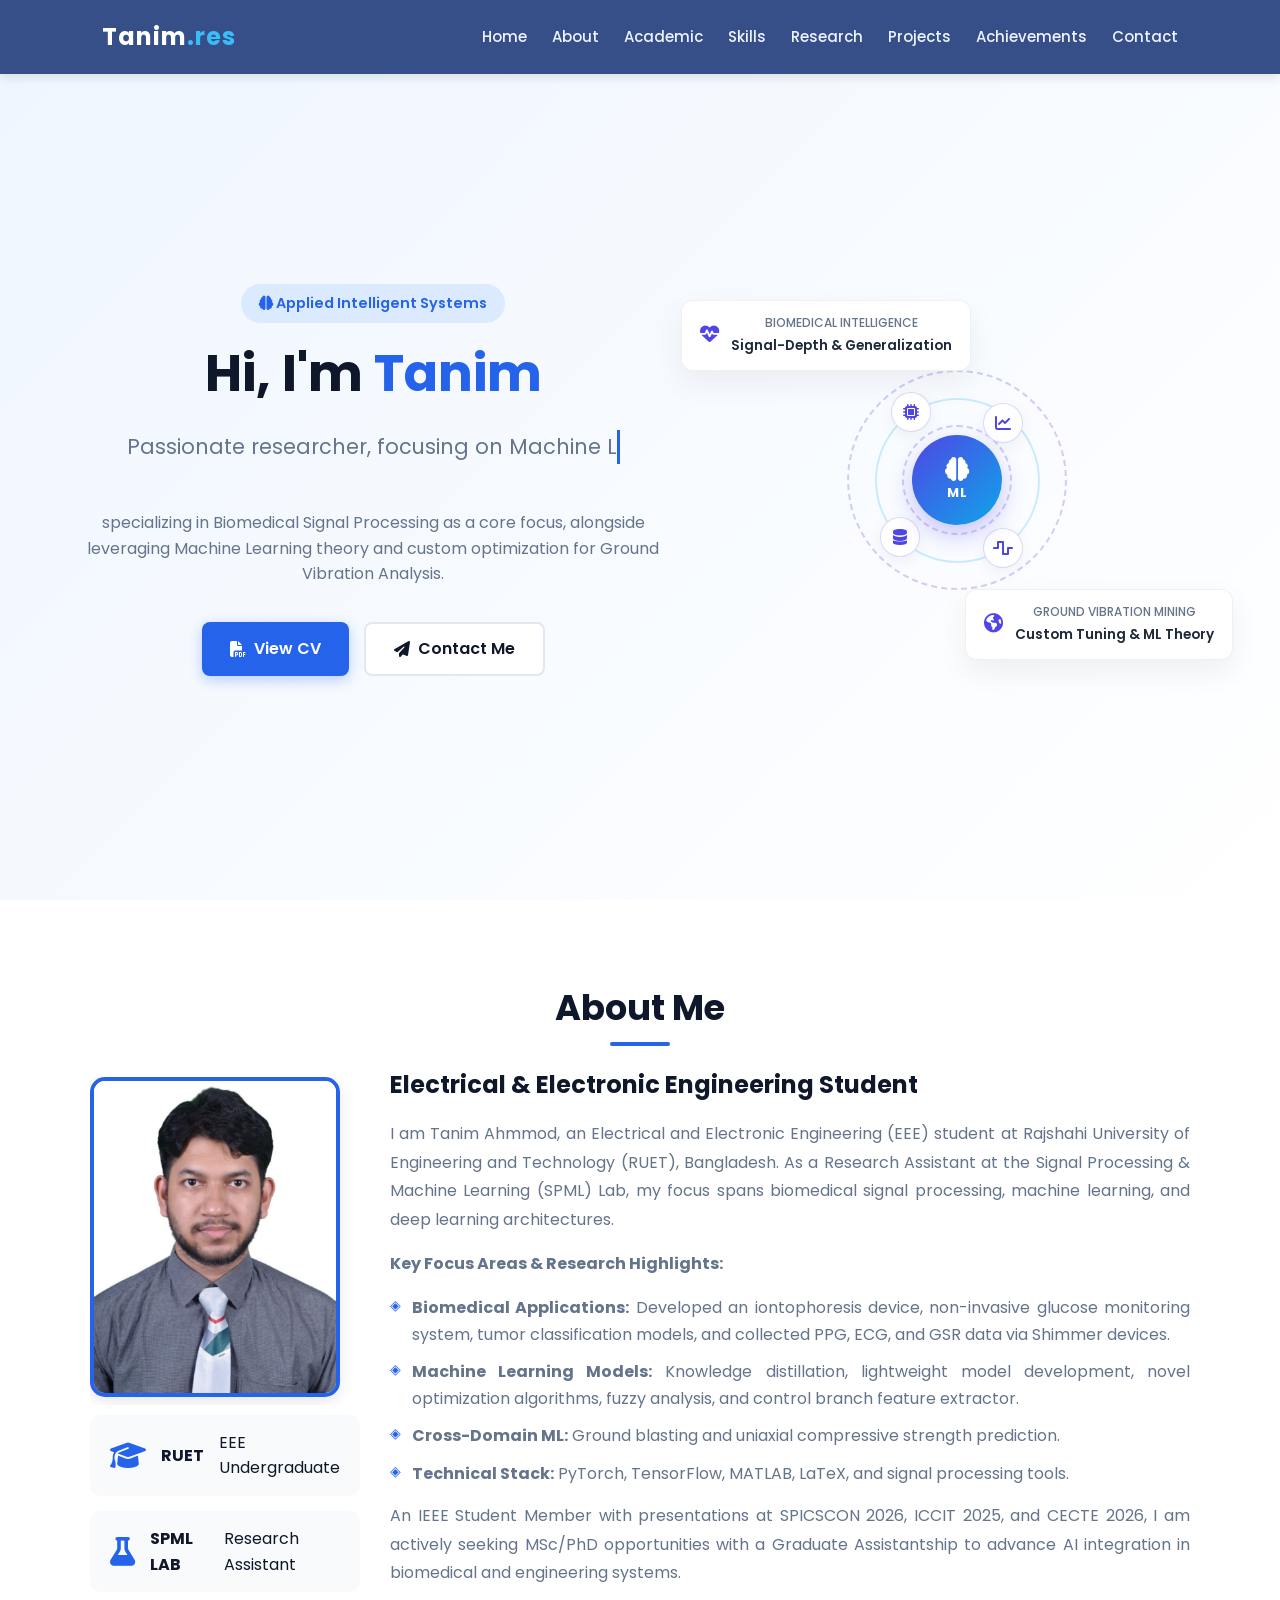
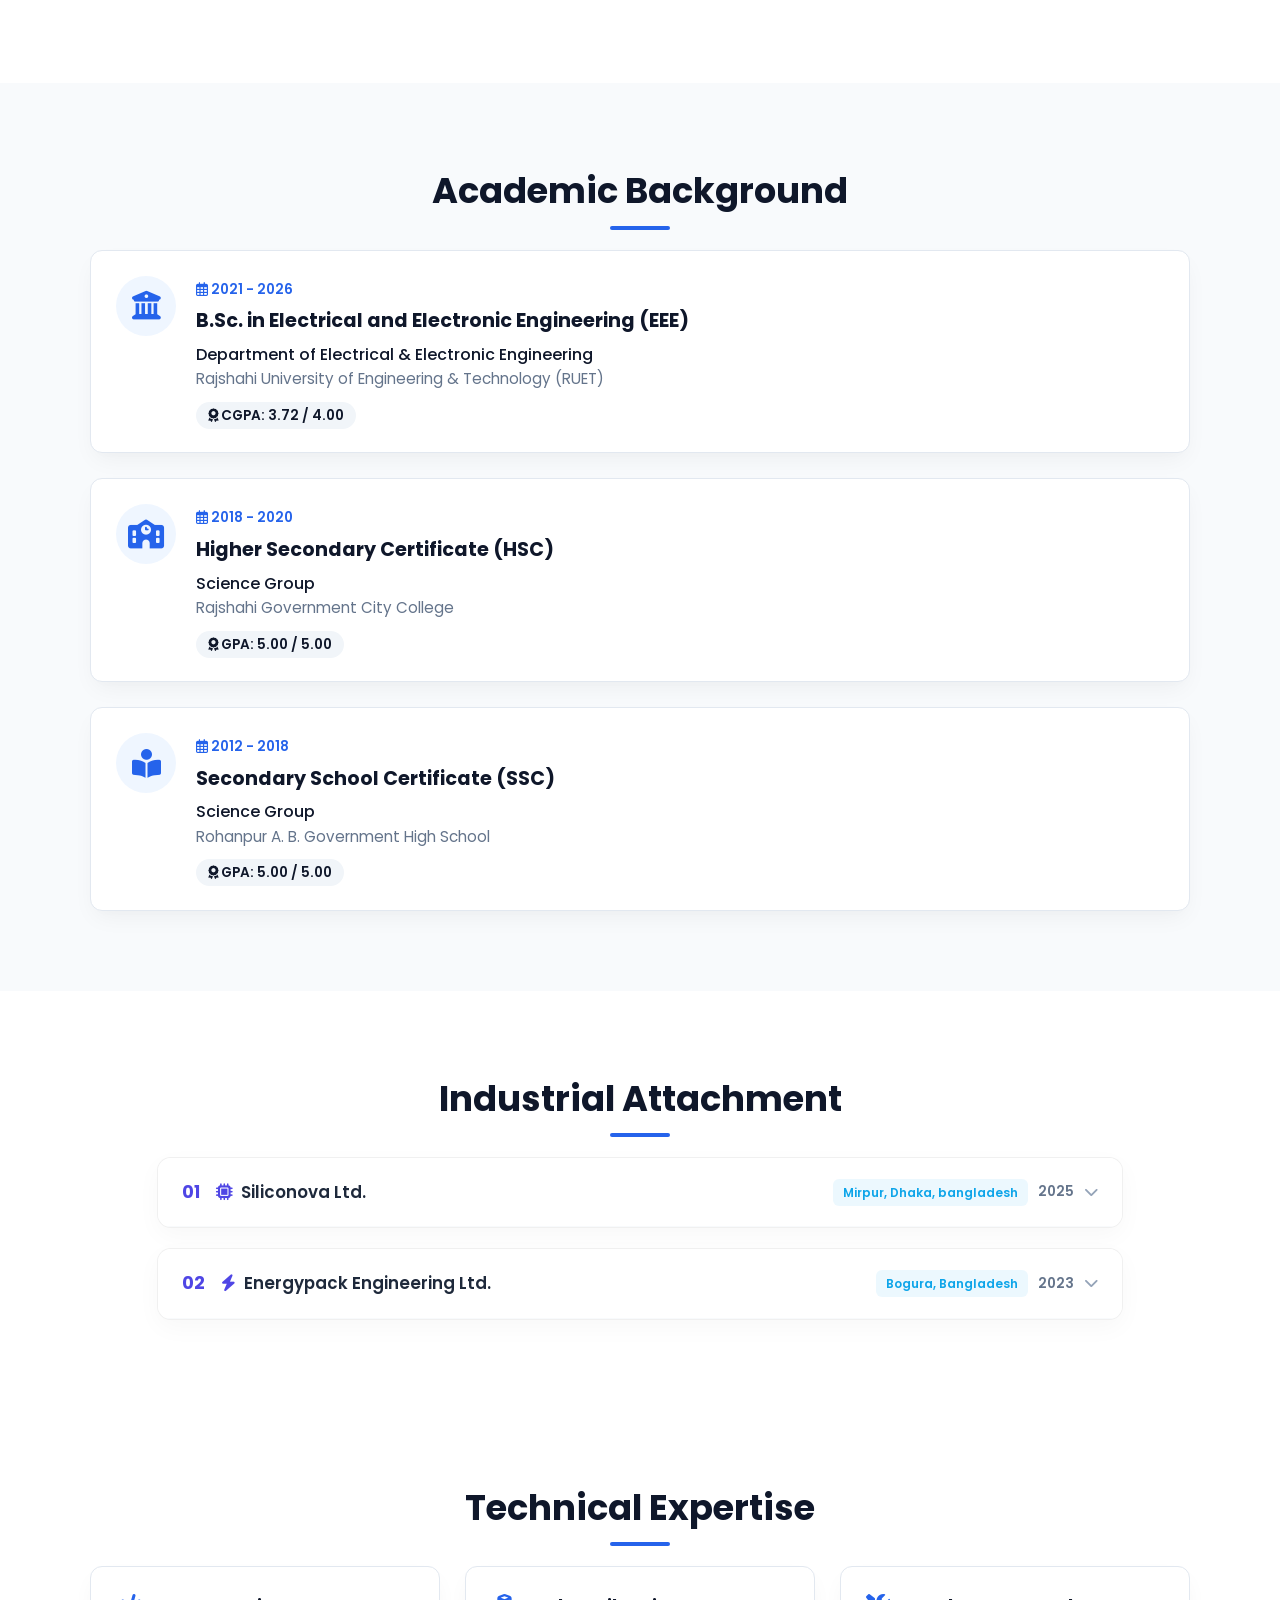
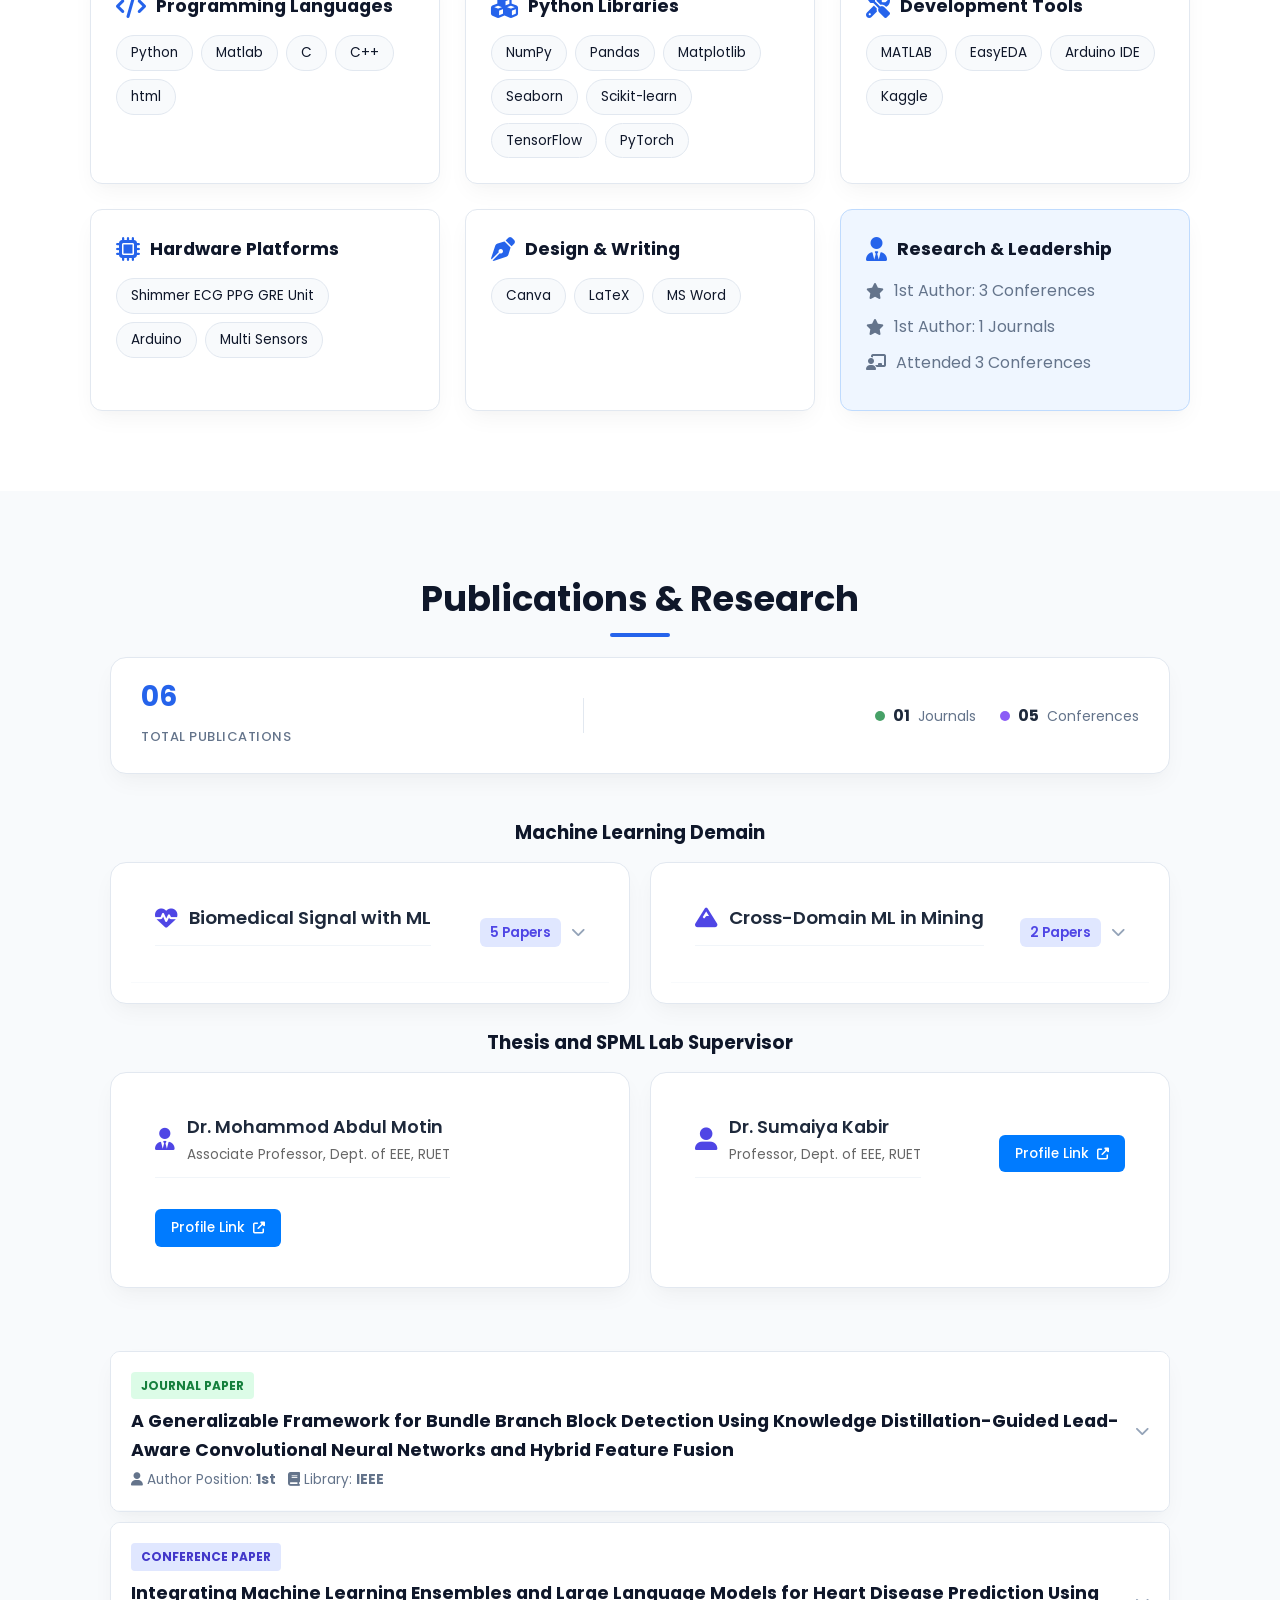
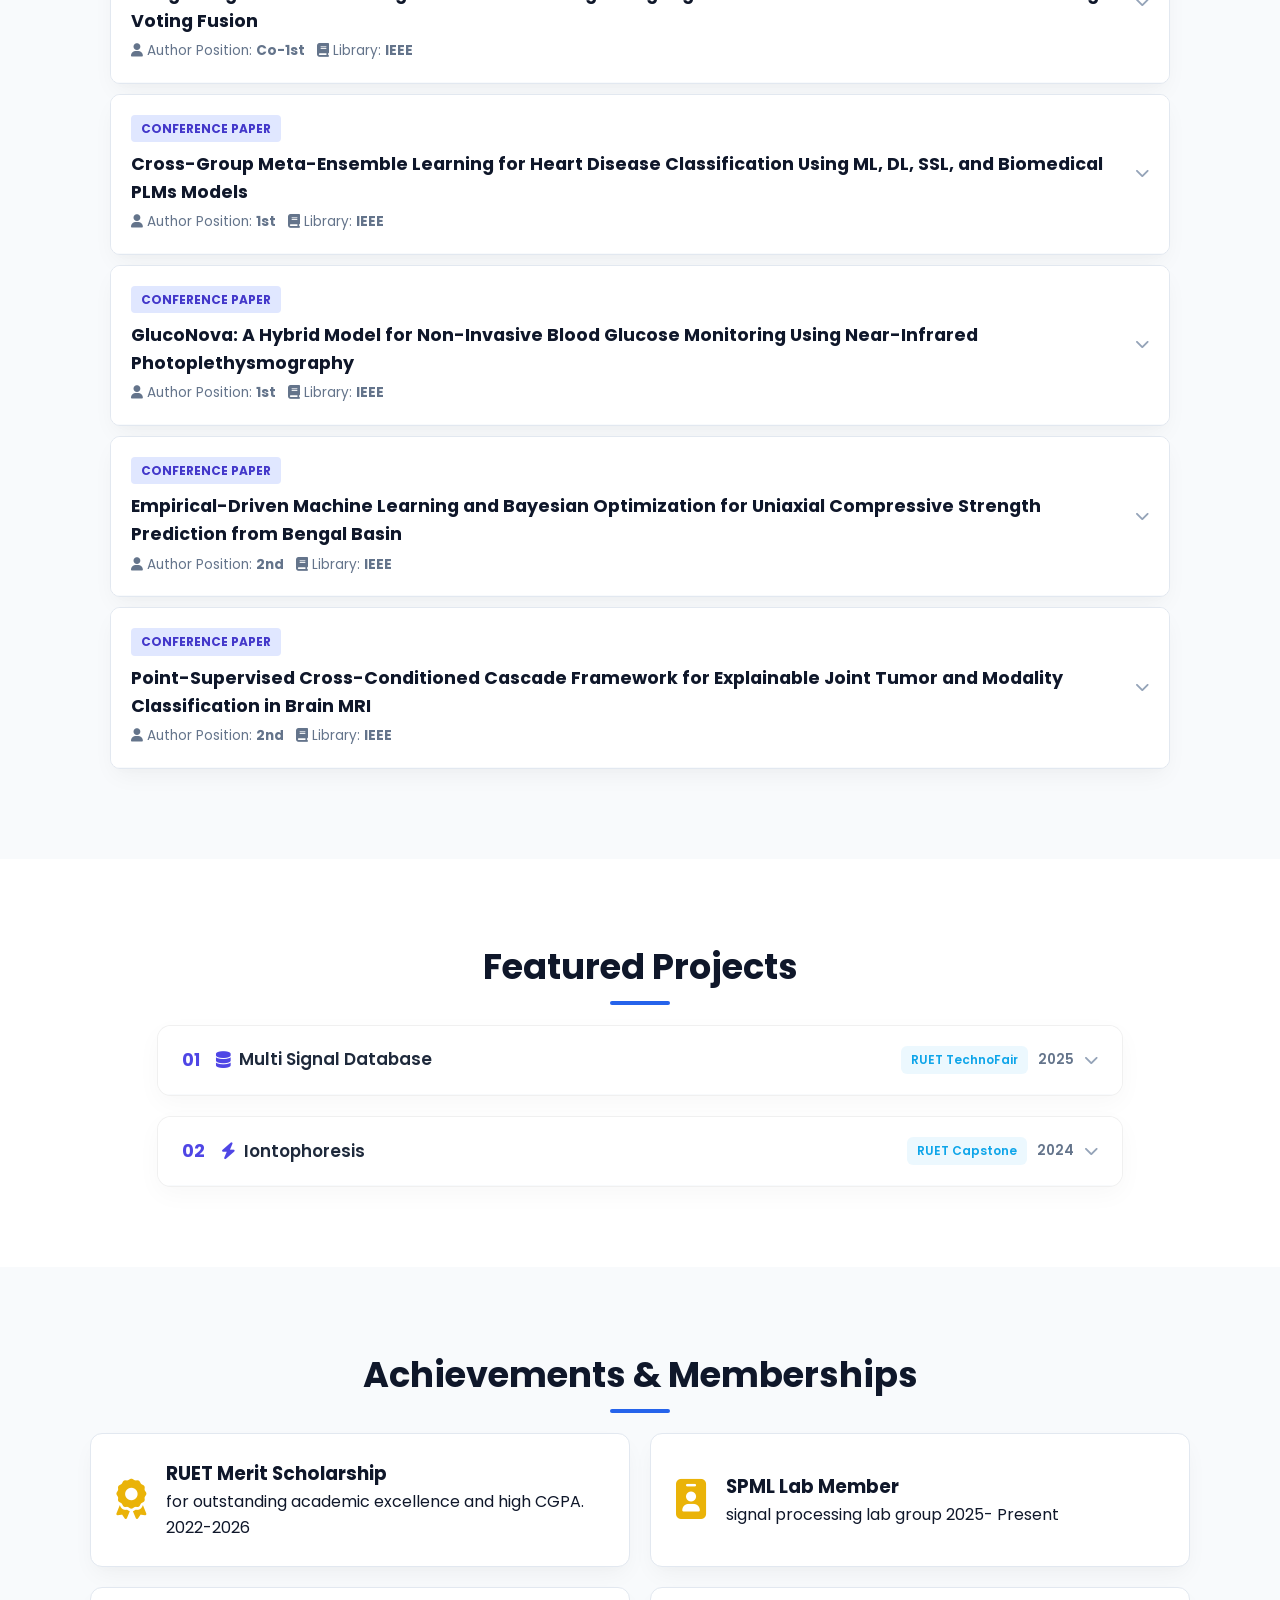
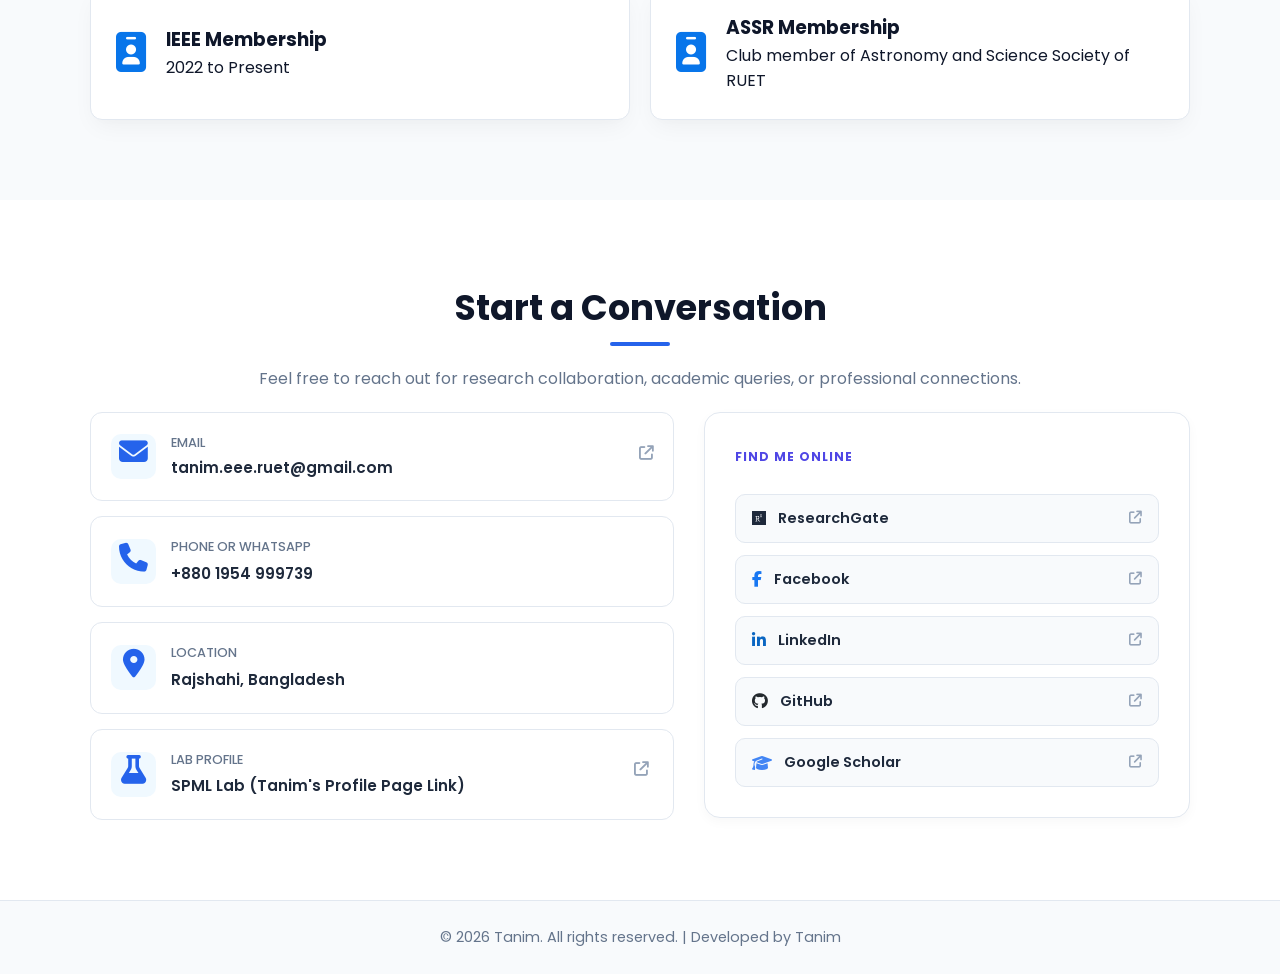
<file: index.html>
<!DOCTYPE html>
<html lang="en">

<head>
    <meta charset="UTF-8">
    <meta name="viewport" content="width=device-width, initial-scale=1.0">
    <title>Tanim Ahmmod</title>
    <!-- Font Awesome Icons -->
    <link rel="stylesheet" href="https://cdnjs.cloudflare.com/ajax/libs/font-awesome/6.4.0/css/all.min.css">
    <!-- Google Fonts -->
    <link href="https://fonts.googleapis.com/css2?family=Poppins:wght@300;400;500;600;700&display=swap"
        rel="stylesheet">
    <!-- CSS File -->
    <link rel="stylesheet" href="style.css">
</head>

<body>

    <!-- Navigation Bar -->
    <nav class="navbar">
        <div class="logo">Tanim<span>.res</span></div>
        <ul class="nav-links">
            <li><a href="#home">Home</a></li>
            <li><a href="#about">About</a></li>
            <li><a href="#academic">Academic</a></li>

            <li><a href="#skills">Skills</a></li>
            <li><a href="#research">Research</a></li>
            <li><a href="#projects">Projects</a></li>
            <li><a href="#achievements">Achievements</a></li>
            <li><a href="#contact">Contact</a></li>
        </ul>
        <div class="menu-toggle" id="mobile-menu">
            <i class="fas fa-bars"></i>
        </div>
    </nav>

    <!-- Hero / Home Section -->
    <section id="home" class="hero-section">
        <div class="hero-container">

            <!-- LEFT SIDE (Text Content) -->
            <div class="hero-content">
                <span class="badge"><i class="fas fa-brain"></i> Applied Intelligent Systems</span>
                <h1>Hi, I'm <span class="highlight">Tanim</span></h1>
                <h2 class="typing-container">
                    <span id="typing-text"></span><span class="cursor">&nbsp;</span>
                </h2>
                <p class="hero-subtext">
                    specializing in Biomedical Signal Processing as a core focus, alongside leveraging Machine Learning
                    theory and custom optimization for Ground Vibration Analysis.
                </p>

                <div class="hero-btns">
                    <a href="Tanim_Ahmmod_CV.pdf" target="_blank" class="btn btn-primary">
                        <i class="fas fa-file-pdf"></i> View CV
                    </a>
                    <a href="#contact" class="btn btn-secondary">
                        <i class="fas fa-paper-plane"></i> Contact Me
                    </a>

                </div>
            </div>

            <!-- RIGHT SIDE (Research Orb & Graphics) -->
            <div class="hero-visual">

                <!-- Research Orb -->
                <div class="research-orb">
                    <div class="orb-ring ring-one"></div>
                    <div class="orb-ring ring-two"></div>
                    <div class="orb-ring ring-three"></div>

                    <div class="orb-center">
                        <i class="fa-solid fa-brain"></i>
                        <span>ML</span>
                    </div>

                    <!-- Floating Nodes -->
                    <div class="floating-node node-one">
                        <i class="fa-solid fa-microchip"></i>
                    </div>
                    <div class="floating-node node-two">
                        <i class="fa-solid fa-chart-line"></i>
                    </div>
                    <div class="floating-node node-three">
                        <i class="fa-solid fa-database"></i>
                    </div>
                    <div class="floating-node node-four">
                        <i class="fa-solid fa-wave-square"></i>
                    </div>
                </div>

                <!-- Floating Biomedical Signal Analysis Card -->
                <div class="floating-card research-card">
                    <div class="publication-number"><i class="fa-solid fa-heart-pulse"></i></div>
                    <div>
                        <span>Biomedical Intelligence</span>
                        <strong>Signal-Depth & Generalization</strong>
                    </div>
                </div>

                <!-- Floating Ground Vibration Mining Card -->
                <div class="floating-card mining">
                    <div class="publication-number"><i class="fa-solid fa-earth-americas"></i></div>
                    <div>
                        <span>Ground Vibration Mining</span>
                        <strong>Custom Tuning & ML Theory</strong>
                    </div>
                </div>

            </div>

        </div>
    </section>

    <!-- About Me Section -->
    <section id="about" class="section">
        <div class="container">
            <h2 class="section-title">About Me</h2>
            <div class="about-grid">
                <!-- Left Side: Image and Cards Container -->
                <div class="about-left-column">
                    <div class="about-img-box">
                        <img src="tanim.jpg" alt="Tanim" class="profile-img">
                    </div>
                    <div class="about-highlights">
                        <div class="highlight-card">
                            <i class="fas fa-graduation-cap"></i>
                            <h4>RUET</h4>
                            <p>EEE Undergraduate</p>
                        </div>
                        <div class="highlight-card">
                            <i class="fas fa-flask"></i>
                            <h4>SPML LAB</h4>
                            <p>Research Assistant</p>
                        </div>
                    </div>
                </div>

                <!-- Right Side: Text Content -->
                <div class="about-content">
                    <h3>Electrical & Electronic Engineering Student</h3>
                    <p>
                        I am Tanim Ahmmod, an Electrical and Electronic Engineering (EEE) student at Rajshahi University
                        of Engineering and Technology (RUET), Bangladesh. As a Research Assistant at the Signal
                        Processing & Machine Learning (SPML) Lab, my focus spans biomedical signal processing, machine
                        learning, and deep learning architectures.
                    </p>

                    <p><strong>Key Focus Areas & Research Highlights:</strong></p>
                    <ul class="about-list">
                        <li><strong>Biomedical Applications:</strong> Developed an iontophoresis device, non-invasive
                            glucose monitoring system, tumor classification models, and collected PPG, ECG, and GSR data
                            via Shimmer devices.</li>
                        <li><strong>Machine Learning Models:</strong> Knowledge distillation, lightweight model
                            development, novel optimization algorithms, fuzzy analysis, and control branch feature
                            extractor.</li>
                        <li><strong>Cross-Domain ML:</strong> Ground blasting and uniaxial compressive strength
                            prediction.</li>
                        <li><strong>Technical Stack:</strong> PyTorch, TensorFlow, MATLAB, LaTeX, and signal processing
                            tools.</li>
                    </ul>

                    <p>
                        An IEEE Student Member with presentations at SPICSCON 2026, ICCIT 2025, and CECTE 2026, I am
                        actively seeking MSc/PhD opportunities with a Graduate Assistantship to advance AI integration
                        in biomedical and engineering systems.
                    </p>
                </div>
            </div>
        </div>
    </section>

    <!-- Academic Background -->
    <section id="academic" class="section bg-light">
        <div class="container">
            <h2 class="section-title">Academic Background</h2>
            <div class="timeline">

                <!-- B.Sc -->
                <div class="timeline-card">
                    <div class="timeline-icon"><i class="fas fa-university"></i></div>
                    <div class="timeline-content">
                        <span class="timeline-year"><i class="far fa-calendar-alt"></i> 2021 - 2026</span>
                        <h3>B.Sc. in Electrical and Electronic Engineering (EEE)</h3>
                        <p class="dept">Department of Electrical & Electronic Engineering</p>
                        <p class="inst">Rajshahi University of Engineering & Technology (RUET)</p>
                        <span class="gpa-badge"><i class="fas fa-award"></i> CGPA: 3.72 / 4.00</span>
                    </div>
                </div>

                <!-- HSC -->
                <div class="timeline-card">
                    <div class="timeline-icon"><i class="fas fa-school"></i></div>
                    <div class="timeline-content">
                        <span class="timeline-year"><i class="far fa-calendar-alt"></i> 2018 - 2020</span>
                        <h3>Higher Secondary Certificate (HSC)</h3>
                        <p class="dept">Science Group</p>
                        <p class="inst">Rajshahi Government City College</p>
                        <span class="gpa-badge"><i class="fas fa-award"></i> GPA: 5.00 / 5.00</span>
                    </div>
                </div>

                <!-- SSC -->
                <div class="timeline-card">
                    <div class="timeline-icon"><i class="fas fa-book-reader"></i></div>
                    <div class="timeline-content">
                        <span class="timeline-year"><i class="far fa-calendar-alt"></i> 2012 - 2018</span>
                        <h3>Secondary School Certificate (SSC)</h3>
                        <p class="dept">Science Group</p>
                        <p class="inst">Rohanpur A. B. Government High School</p>
                        <span class="gpa-badge"><i class="fas fa-award"></i> GPA: 5.00 / 5.00</span>
                    </div>
                </div>

            </div>
        </div>
    </section>

    <!-- Industrial Attachment Section -->
    <section id="attachment" class="section">
        <div class="container">
            <h2 class="section-title">Industrial Attachment</h2>

            <!-- JavaScript দিয়ে ডাইনামিক্যালি রেন্ডার হবে -->
            <div class="projects-vertical-list" id="attachment-container"></div>
        </div>
    </section>

    <!-- Technical Expertise & Skills Section -->
    <section id="skills" class="section">
        <div class="container">
            <h2 class="section-title">Technical Expertise</h2>

            <!-- JavaScript দিয়ে ডাইনামিক্যালি রেন্ডার হবে -->
            <div class="skills-grid" id="skills-container"></div>
        </div>
    </section>

    <!-- Research Papers & Publications -->
    <section id="research" class="section bg-light">
        <div class="container">
            <h2 class="section-title">Publications & Research</h2>

            <!-- Research Counter Stats & Detailed Breakdown -->
            <div class="research-stats-wrapper">

                <!-- Main Summary Bar -->
                <div class="stats-main-card">
                    <div class="stat-highlight">
                        <span class="main-num">06</span>
                        <span class="main-label">Total Publications</span>
                    </div>
                    <div class="stat-divider"></div>
                    <div class="stat-split-info">
                        <div class="split-item">
                            <span class="badge-dot journal"></span>
                            <strong>01</strong> Journals
                        </div>
                        <div class="split-item">
                            <span class="badge-dot conference"></span>
                            <strong>05</strong> Conferences
                        </div>
                    </div>
                </div>
                <h3 class="middle">Machine Learning Demain</h3>
                <!-- Detailed Domain & Authorship Breakdown Grid -->
                <div class="stats-breakdown-grid">

                    <!-- 1. Biomedical Signal Processing Card -->
                    <div class="project-accordion-item breakdown-card">
                        <div class="project-header" onclick="toggleBothCards(this)">
                            <div class="card-header-icon">
                                <i class="fas fa-heartbeat"></i>
                                <h3>Biomedical Signal with ML</h3>
                            </div>
                            <div class="project-meta">
                                <span class="domain-total-badge">5 Papers</span>
                                <i class="fas fa-chevron-down toggle-icon"></i>
                            </div>
                        </div>

                        <!-- Sliding Details Panel -->
                        <div class="project-details-panel">
                            <div class="details-content-inner">
                                <div class="domain-content-block">
                                    <div class="category-row">
                                        <span class="cat-title"><i class="fas fa-book-open"></i> Journals (1)</span>
                                        <div class="author-tags">
                                            <span class="tag-chip first-author">1st Author: 01</span>
                                        </div>
                                    </div>
                                    <div class="category-row">
                                        <span class="cat-title"><i class="fas fa-chalkboard-teacher"></i> Conferences
                                            (4)</span>
                                        <div class="author-tags">
                                            <span class="tag-chip first-author">1st: 02</span>
                                            <span class="tag-chip co-author">Co-1st: 01</span>
                                            <span class="tag-chip second-author">2nd: 01</span>
                                        </div>
                                    </div>
                                </div>
                                <div class="project-desc choice-section">
                                    <strong>Core Focus: Why Biomedical Systems & Signals?</strong>
                                    <p>
                                        To develop rigorous proficiency in advanced biomedical signals like ECG and PPG
                                        alongside device-level applications, building deep proficiency in 2D feature
                                        extraction, model compactness, and cross-dataset generalization for reliable
                                        healthcare intelligence.
                                    </p>
                                </div>
                            </div>
                        </div>
                    </div>

                    <!-- 2. Ground Vibration Mining Card -->
                    <div class="project-accordion-item breakdown-card">
                        <div class="project-header" onclick="toggleBothCards(this)">
                            <div class="card-header-icon">
                                <i class="fas fa-mountain"></i>
                                <h3>Cross-Domain ML in Mining</h3>
                            </div>
                            <div class="project-meta">
                                <span class="domain-total-badge">2 Papers</span>
                                <i class="fas fa-chevron-down toggle-icon"></i>
                            </div>
                        </div>

                        <!-- Sliding Details Panel -->
                        <div class="project-details-panel">
                            <div class="details-content-inner">
                                <div class="domain-content-block">
                                    <div class="category-row">
                                        <span class="cat-title"><i class="fas fa-book-open"></i> Journals (1)</span>
                                        <div class="author-tags">
                                            <span class="tag-chip first-author">1st Author: 01</span>
                                        </div>
                                    </div>
                                    <div class="category-row">
                                        <span class="cat-title"><i class="fas fa-chalkboard-teacher"></i> Conferences
                                            (1)</span>
                                        <div class="author-tags">
                                            <span class="tag-chip second-author">2nd Author: 01</span>
                                        </div>
                                    </div>
                                </div>
                                <div class="project-desc choice-section">
                                    <strong>Secondary Focus: Cross-Domain ML in Mining Applications</strong>
                                    <p>
                                        To apply core mathematical analysis and fuzzy control logic across domains for
                                        feature extraction, while engineering custom algorithms for hyperparameter
                                        tuning and utilizing robust regression techniques like ElasticNet, OMP, and
                                        Huber regression.
                                    </p>
                                </div>
                            </div>
                        </div>
                    </div>

                </div>
                <h3 class="middle">Thesis and SPML Lab Supervisor</h3>

                <div class="stats-breakdown-grid">

                    <!-- 1. Dr. Mohammod Abdul Motin Card -->
                    <div class="project-accordion-item breakdown-card supervisor-card">
                        <div class="project-header supervisor-header">
                            <div class="card-header-icon">
                                <i class="fas fa-user-tie"></i>
                                <div class="supervisor-info">
                                    <h3>Dr. Mohammod Abdul Motin</h3>
                                    <p class="supervisor-rank">Associate Professor, Dept. of EEE, RUET</p>
                                </div>
                            </div>
                            <div class="supervisor-action">
                                <a href="https://drmamotin.vercel.app/pi" target="_blank" rel="noopener noreferrer"
                                    class="profile-btn">
                                    Profile Link <i class="fas fa-external-link-alt"></i>
                                </a>
                            </div>
                        </div>
                    </div>

                    <!-- 2. Dr. Sumaiya Kabir Card -->
                    <div class="project-accordion-item breakdown-card supervisor-card">
                        <div class="project-header supervisor-header">
                            <div class="card-header-icon">
                                <i class="fas fa-user-alt"></i>
                                <div class="supervisor-info">
                                    <h3>Dr. Sumaiya Kabir</h3>
                                    <p class="supervisor-rank">Professor, Dept. of EEE, RUET</p>
                                </div>
                            </div>
                            <div class="supervisor-action">
                                <a href="https://drmamotin.vercel.app/co-pi/dr-sumaiya-kabir" target="_blank"
                                    rel="noopener noreferrer" class="profile-btn">
                                    Profile Link <i class="fas fa-external-link-alt"></i>
                                </a>
                            </div>
                        </div>
                    </div>

                </div>

                <p class="description">
                </p>

                <!-- Accordion List for Papers -->
                <div class="research-list">

                    <!-- পেপার লিস্টগুলো dynamically রেন্ডার করার কন্টেইনার -->
                    <div id="papers-container">
                        <!-- JSON থেকে JavaScript এর মাধ্যমে পেপারগুলো এখানে লোড হবে -->
                    </div>



                    <!-- end paper -->
                </div>
            </div>
    </section>

    <!-- Projects Section -->
    <section id="projects" class="section">
        <div class="container">
            <h2 class="section-title">Featured Projects</h2>

            <!-- Dynamically populated via JavaScript -->
            <div class="projects-vertical-list" id="projects-container"></div>
        </div>
    </section>

    <!-- Achievements & Memberships Section -->
    <section id="achievements" class="section bg-light">
        <div class="container">
            <h2 class="section-title">Achievements & Memberships</h2>

            <div class="achievements-grid">
                <!-- Row 1: Gold Icons -->
                <div class="achievement-card">
                    <div class="achieve-icon"><i class="fas fa-award"></i></div>
                    <div class="achieve-text">
                        <h3>RUET Merit Scholarship</h3>
                        <p>for outstanding academic excellence and high CGPA. 2022-2026</p>
                    </div>
                </div>

                <div class="achievement-card">
                    <div class="achieve-icon"><i class="fas fa-id-badge"></i></div>
                    <div class="achieve-text">
                        <h3>SPML Lab Member</h3>
                        <p>signal processing lab group 2025- Present</p>
                    </div>
                </div>

                <!-- Row 2: Blue Icons -->
                <div class="achievement-card">
                    <div class="achieve-icon2"><i class="fas fa-id-badge"></i></div>
                    <div class="achieve-text">
                        <h3>IEEE Membership</h3>
                        <p>2022 to Present</p>
                    </div>
                </div>

                <div class="achievement-card">
                    <div class="achieve-icon2"><i class="fas fa-id-badge"></i></div>
                    <div class="achieve-text">
                        <h3>ASSR Membership</h3>
                        <p>Club member of Astronomy and Science Society of RUET</p>
                    </div>
                </div>
            </div>
        </div>
    </section>

    <!-- Start A Conversation / Contact -->
    <section id="contact" class="section">
        <div class="container">
            <h2 class="section-title">Start a Conversation</h2>
            <p class="contact-subtitle">Feel free to reach out for research collaboration, academic queries, or
                professional connections.</p>

            <div class="contact-grid-wrapper">

                <!-- Left: Contact Details -->
                <div class="contact-details">

                    <!-- Email -->
                    <div class="contact-item"
                        style="display: flex; align-items: center; justify-content: space-between; cursor: default;">
                        <div style="display: flex; align-items: center; gap: 15px;">
                            <div class="contact-item-icon">
                                <i class="fa-solid fa-envelope"></i>
                            </div>
                            <div>
                                <span>Email</span>
                                <strong
                                    style="display: block; user-select: text; -webkit-user-select: text;">tanim.eee.ruet@gmail.com</strong>
                            </div>
                        </div>

                        <a href="https://mail.google.com/mail/?view=cm&fs=1&to=tanim.eee.ruet@gmail.com" target="_blank"
                            rel="noopener noreferrer" style="text-decoration: none;">
                            <i class="fa-solid fa-arrow-up-right-from-square"
                                style="font-size: 0.9rem; color: #94a3b8; cursor: pointer;"></i>
                        </a>
                    </div>
                    <!-- Phone -->
                    <div class="contact-item" style="cursor: default;">
                        <div class="contact-item-icon">
                            <i class="fa-solid fa-phone"></i>
                        </div>
                        <div>
                            <span>Phone or WhatsApp</span>
                            <strong style="user-select: text; -webkit-user-select: text;">+880 1954 999739</strong>
                        </div>
                    </div>

                    <!-- Location -->
                    <div class="contact-item">
                        <div class="contact-item-icon">
                            <i class="fa-solid fa-location-dot"></i>
                        </div>
                        <div>
                            <span>Location</span>
                            <strong>Rajshahi, Bangladesh</strong>
                        </div>

                    </div>

                    <!-- Research Lab / Supervisor's Lab -->
                    <a href="https://drmamotin.vercel.app/lab/tanim-ahmmod" target="_blank" class="contact-item"
                        style="text-decoration: none; display: flex; align-items: center; justify-content: space-between;">
                        <div style="display: flex; align-items: center; gap: 15px;">
                            <div class="contact-item-icon">
                                <i class="fa-solid fa-flask"></i>
                            </div>
                            <div>
                                <span>Lab Profile</span>
                                <strong style="color: #1e293b;">SPML Lab (Tanim's Profile Page Link)</strong>
                            </div>



                        </div>
                        <!-- এক্সটার্নাল লিংক আইকন -->
                        <i class="fa-solid fa-arrow-up-right-from-square"
                            style="font-size: 0.9rem; color: #94a3b8; margin-right: 5px;"></i>
                    </a>


                </div>

                <!-- Right: Social Card -->
                <div class="contact-social-card">
                    <span class="social-card-label">FIND ME ONLINE</span>
                    <p>&nbsp;</p>

                    <div class="contact-social-grid">

                        <!-- ResearchGate -->
                        <a href="https://www.researchgate.net/profile/Tanim-Ahmmod?ev=hdr_xprf" target="_blank"
                            class="contact-social">
                            <div>
                                <i class="fab fa-researchgate"></i>
                                <span>ResearchGate</span>
                            </div>
                            <i class="fa-solid fa-arrow-up-right-from-square"></i>
                        </a>

                        <!-- Facebook -->
                        <a href="https://www.facebook.com/profile.php?id=61584938632497" target="_blank"
                            class="contact-social">
                            <div>
                                <i class="fab fa-facebook-f" style="color: #1877f2;"></i>
                                <span>Facebook</span>
                            </div>
                            <i class="fa-solid fa-arrow-up-right-from-square"></i>
                        </a>

                        <!-- LinkedIn -->
                        <a href="https://www.linkedin.com/in/tanim-ahmmod-601a54345/" target="_blank"
                            class="contact-social">
                            <div>
                                <i class="fab fa-linkedin-in" style="color: #0a66c2;"></i>
                                <span>LinkedIn</span>
                            </div>
                            <i class="fa-solid fa-arrow-up-right-from-square"></i>
                        </a>

                        <!-- GitHub -->
                        <a href="https://github.com/tanim4464-alt" target="_blank" class="contact-social">
                            <div>
                                <i class="fab fa-github" style="color: #24292e;"></i>
                                <span>GitHub</span>
                            </div>
                            <i class="fa-solid fa-arrow-up-right-from-square"></i>
                        </a>

                        <!-- Google Scholar -->
                        <a href="https://scholar.google.com/citations?user=15hKdDoAAAAJ&hl=en" target="_blank"
                            class="contact-social">
                            <div>
                                <i class="fas fa-graduation-cap" style="color: #4285f4;"></i>
                                <span>Google Scholar</span>
                            </div>
                            <i class="fa-solid fa-arrow-up-right-from-square"></i>
                        </a>



                    </div>
                </div>

            </div>
        </div>
    </section>

    <!-- Footer -->
    <footer>
        <p>&copy; 2026 Tanim. All rights reserved. | Developed by Tanim</p>
    </footer>

    <!-- Interactive Script (Typing, Papers & Projects Accordion) -->
    <script>
        document.addEventListener("DOMContentLoaded", function () {
            // ১. টাইপিং এফেক্ট (Typing Effect)
            const textToType = "Passionate researcher, focusing on Machine Learning and Deep Learning....";
            const typingElement = document.getElementById("typing-text");

            if (typingElement) {
                let index = 0;
                function typeWriter() {
                    if (index < textToType.length) {
                        typingElement.innerHTML += textToType.charAt(index);
                        index++;
                        setTimeout(typeWriter, 50);
                    }
                }
                typeWriter();
            }

            // ২. JSON থেকে পেপারস ডাটা ফেচ ও রেন্ডারিং
            loadPapers();

            // ৩. মোবাইল মেনু টগল
            const mobileMenu = document.getElementById('mobile-menu');
            const navLinks = document.querySelector('.nav-links');

            if (mobileMenu && navLinks) {
                mobileMenu.addEventListener('click', (event) => {
                    event.stopPropagation();
                    navLinks.classList.toggle('active');
                });
            }

            // ৪. ব্যাকগ্রাউন্ড বা বাইরে ক্লিক করলে মেনু/মোডাল হাইড হওয়া
            window.addEventListener('click', function (event) {
                const modal = document.getElementById('paperModal');
                if (modal && event.target === modal) {
                    closePaperModal();
                }

                if (navLinks && navLinks.classList.contains('active')) {
                    const isClickInsideMenu = navLinks.contains(event.target);
                    const isClickOnBtn = mobileMenu ? mobileMenu.contains(event.target) : false;

                    if (!isClickInsideMenu && !isClickOnBtn) {
                        navLinks.classList.remove('active');
                    }
                }
            });

            // ৫. লিঙ্কড ব্রেকডাউন কার্ডের ডিটেইলসে ক্লিক
            const breakdownPanels = document.querySelectorAll('.breakdown-card .project-details-panel');
            breakdownPanels.forEach(panel => {
                panel.addEventListener('click', function (event) {
                    if (event.target.tagName === 'A' || event.target.tagName === 'BUTTON') return;
                    toggleBothCards(this);
                });
            });

            // ৬. সাধারণ পেপার, প্রজেক্ট ইত্যাদিতে বাইরে ক্লিক করলে ক্লোজ হওয়া
            document.addEventListener('click', function (event) {
                if (event.target.tagName === 'A' || event.target.tagName === 'BUTTON') return;

                const detailsPanel = event.target.closest('.paper-details, .project-details, .project-details-panel');

                if (detailsPanel && !detailsPanel.closest('.breakdown-card')) {
                    const parentContainer = detailsPanel.parentElement;
                    if (parentContainer && parentContainer.classList.contains('active')) {
                        parentContainer.classList.remove('active');

                        if (detailsPanel.style.maxHeight) {
                            detailsPanel.style.maxHeight = null;
                        }
                    }
                }
            });
        });

        // Modal Functions
        function openPaperModal() {
            const modal = document.getElementById('paperModal');
            if (modal) {
                modal.classList.add('active');
                document.body.style.overflow = 'hidden';
            }
        }

        function closePaperModal() {
            const modal = document.getElementById('paperModal');
            if (modal) {
                modal.classList.remove('active');
                document.body.style.overflow = 'auto';
            }
        }

        // Accordion Functions
        function togglePaper(headerElement) {
            const paperCard = headerElement.parentElement;
            if (paperCard) {
                paperCard.classList.toggle('active');
            }
        }

        function toggleProject(headerElement) {
            const projectItem = headerElement.parentElement;
            if (projectItem) {
                projectItem.classList.toggle('active');
            }
        }

        function toggleBothCards(headerElement) {
            const cards = document.querySelectorAll('.breakdown-card');
            if (cards.length === 0) return;

            const isCurrentlyActive = cards[0].classList.contains('active');

            cards.forEach(card => {
                const detailsPanel = card.querySelector('.project-details-panel');
                const icon = card.querySelector('.toggle-icon');

                if (!isCurrentlyActive) {
                    card.classList.add('active');
                    if (detailsPanel) detailsPanel.style.maxHeight = detailsPanel.scrollHeight + "px";
                    if (icon) icon.style.transform = 'rotate(180deg)';
                } else {
                    card.classList.remove('active');
                    if (detailsPanel) detailsPanel.style.maxHeight = null;
                    if (icon) icon.style.transform = 'rotate(0deg)';
                }
            });
        }

        // JSON Load Function
        async function loadPapers() {
            const container = document.getElementById('papers-container');
            if (!container) return;

            try {
                const response = await fetch('papers/papers.json');
                if (!response.ok) throw new Error('Network response was not ok');
                const papers = await response.json();

                container.innerHTML = papers.map(paper => renderPaperCard(paper)).join('');
            } catch (error) {
                console.error('Error loading papers:', error);
                container.innerHTML = '<p style="color: red;">Failed to load papers data.</p>';
            }
        }

        // Card Renderer Template
        function renderPaperCard(paper) {
            const tagClass = paper.type === 'journal' ? 'journal-tag' : 'conf-tag';

            // Formatting Authors String with underline & asterisk
            const authorsFormatted = paper.authors.map(author => {
                let nameStr = author.isPrimary ? `<u>${author.name}</u>` : author.name;
                if (author.isCoFirst) nameStr += '<sup>*</sup>';
                return nameStr;
            }).join(', ');

            // Formatting Status Icon & Class
            let statusClass = 'review';
            let statusIcon = 'fa-spinner fa-spin';
            if (paper.status === 'accepted' || paper.status === 'published') {
                statusClass = 'accepted';
                statusIcon = 'fa-check-circle';
            }

            // Image HTML (If exists)
            const imageHtml = paper.image ? `
        <div class="architecture-img-container" style="margin: 15px 0; text-align: center;">
            <img src="${paper.image}" alt="Proposed Architecture" style="border: none; outline: none; max-width: 100%; height: auto; display: block; margin: 0 auto;">
        </div>
    ` : '';

            // Keywords HTML
            const keywordsHtml = paper.keywords.map(kw => `<span>${kw}</span>`).join('');

            // Links HTML
            const linksHtml = paper.links.map(link => `
        <a href="${link.url}" target="_blank" class="read-btn" ${link.bg ? `style="background-color: ${link.bg};"` : ''}>
            <i class="${link.icon}"></i> ${link.label}
        </a>
    `).join('');

            return `
        <div class="paper-card">
            <div class="paper-header" onclick="togglePaper(this)">
                <div class="paper-main-info">
                    <span class="paper-type ${tagClass}">${paper.paperTypeLabel}</span>
                    <h3 class="paper-title">${paper.title}</h3>
                    <p class="author-pos">
                        <i class="fas fa-user"></i> Author Position: <strong>${paper.authorPosition}</strong>
                        &nbsp; <i class="fas fa-book"></i> Library: <strong>${paper.library}</strong>
                    </p>
                </div>
                <div class="toggle-icon"><i class="fas fa-chevron-down"></i></div>
            </div>

            <div class="paper-details">
                <div class="paper-inner">
                    <p class="authors"><strong>Authors:</strong> ${authorsFormatted}</p>

                    <div class="paper-meta">
                        <span class="status ${statusClass}"><i class="fas ${statusIcon}"></i> ${paper.statusText}</span>
                        <span class="divider">|</span>
                        <span class="venue">${paper.venue}</span>
                        <span class="divider">|</span>
                        <span class="year">${paper.year}</span>
                    </div>

                    ${imageHtml}

                    <p class="description">${paper.description}</p>

                    <div class="paper-footer" style="margin-top: 10px; display: flex; gap: 10px; flex-wrap: wrap;">
                        <div class="keywords" style="flex-grow: 1;">
                            ${keywordsHtml}
                        </div>
                        <div class="paper-actions" style="display: flex; gap: 8px;">
                            ${linksHtml}
                        </div>
                    </div>
                </div>
            </div>
        </div>
    `;
        }

        document.addEventListener("DOMContentLoaded", () => {
            fetchProjects();
        });

        // JSON data fetch and render logic
        async function fetchProjects() {
            try {
                const response = await fetch("projects/projects.json");
                const projects = await response.json();
                renderProjects(projects);
            } catch (error) {
                console.error("Error loading project data:", error);
            }
        }
        function renderProjects(projects) {
            const container = document.getElementById("projects-container");
            container.innerHTML = ""; // Clear existing content

            projects.forEach((project) => {
                const tagsHTML = project.tags.map(tag => `<span>${tag}</span>`).join("");

                // ১. ছবি থাকলে ইমেজের HTML তৈরি হবে, না থাকলে একদম খালি থাকবে
                const imageHTML = project.image && project.image.trim() !== ""
                    ? `<div class="project-image-box">
                    <img src="${project.project_image || project.image}" alt="${project.title} Project Image">
               </div>`
                    : "";

                const projectHTML = `
            <div class="project-accordion-item">
                <div class="project-header" onclick="toggleProject(this)">
                    <div class="project-title-area">
                        <span class="project-number">${project.id}</span>
                        <h3><i class="${project.icon}"></i> ${project.title}</h3>
                    </div>
                    <div class="project-meta">
                        <span class="event-badge">${project.eventBadge}</span>
                        <span class="project-year">${project.year}</span>
                        <i class="fas fa-chevron-down toggle-icon"></i>
                    </div>
                </div>

                <div class="project-details-panel">
                    <div class="details-content-inner">
                        <div class="project-info-text">
                            <p class="submission-info"><strong>Submitted to:</strong> ${project.submissionInfo}</p>
                            <p class="project-desc">${project.description}</p>
                            <div class="tags">
                                ${tagsHTML}
                            </div>
                        </div>
                        
                        <!-- ২. ছবি থাকলে লেআউটে দেখাবে, না থাকলে শো করবে না -->
                        ${imageHTML}
                    </div>
                </div>
            </div>
        `;
                container.insertAdjacentHTML("beforeend", projectHTML);
            });
        }
        // Accordion toggle behavior
        function toggleProject(headerElement) {
            const accordionItem = headerElement.parentElement;
            accordionItem.classList.toggle("active");
        }

        document.addEventListener("DOMContentLoaded", () => {
            fetchAttachments();
        });

        // JSON ডেটা ফেচ এবং রেন্ডার করার ফাংশন
        async function fetchAttachments() {
            try {
                const response = await fetch("attachment/attachment.json");
                const attachments = await response.json();
                renderAttachments(attachments);
            } catch (error) {
                console.error("Error loading attachment data:", error);
            }
        }

        function renderAttachments(attachments) {
            const container = document.getElementById("attachment-container");
            container.innerHTML = ""; // আগের কনটেন্ট ক্লিয়ার করা

            attachments.forEach((item) => {
                const tagsHTML = item.tags.map(tag => `<span>${tag}</span>`).join("");

                // ১. ছবি থাকলে ইমেজের HTML তৈরি হবে, না থাকলে একদম খালি থাকবে
                const imageHTML = item.image && item.image.trim() !== ""
                    ? `<div class="project-image-box">
                    <img src="${item.image}" alt="${item.title} Image">
               </div>`
                    : "";

                const attachmentHTML = `
            <div class="project-accordion-item">
                <div class="project-header" onclick="toggleProject(this)">
                    <div class="project-title-area">
                        <span class="project-number">${item.id}</span>
                        <h3><i class="${item.icon}"></i> ${item.title}</h3>
                    </div>
                    <div class="project-meta">
                        <span class="event-badge">${item.eventBadge}</span>
                        <span class="project-year">${item.year}</span>
                        <i class="fas fa-chevron-down toggle-icon"></i>
                    </div>
                </div>

                <div class="project-details-panel">
                    <div class="details-content-inner">
                        <div class="project-info-text">
                            <p class="submission-info"><strong>Duration:</strong> ${item.duration}</p>
                            <p class="project-desc">${item.description}</p>
                            <div class="tags">
                                ${tagsHTML}
                            </div>
                        </div>
                        
                        <!-- ২. ছবি থাকলে দেখাবে, না থাকলে লেআউটে কোনো ফাঁকা বক্স থাকবে না -->
                        ${imageHTML}
                    </div>
                </div>
            </div>
        `;
                container.insertAdjacentHTML("beforeend", attachmentHTML);
            });
        }
        const container = document.getElementById("attachment-container");
        container.innerHTML = ""; // আগের কনটেন্ট ক্লিয়ার করা

        attachments.forEach((item) => {
            const tagsHTML = item.tags.map(tag => `<span>${tag}</span>`).join("");

            const attachmentHTML = `
            <div class="project-accordion-item">
                <div class="project-header" onclick="toggleProject(this)">
                    <div class="project-title-area">
                        <span class="project-number">${item.id}</span>
                        <h3><i class="${item.icon}"></i> ${item.title}</h3>
                    </div>
                    <div class="project-meta">
                        <span class="event-badge">${item.eventBadge}</span>
                        <span class="project-year">${item.year}</span>
                        <i class="fas fa-chevron-down toggle-icon"></i>
                    </div>
                </div>

                <div class="project-details-panel">
                    <div class="details-content-inner">
                        <div class="project-info-text">
                            <p class="submission-info"><strong>Duration:</strong> ${item.duration}</p>
                            <p class="project-desc">${item.description}</p>
                            <div class="tags">
                                ${tagsHTML}
                            </div>
                        </div>
                        <div class="project-image-box">
                            <img src="${item.image}" alt="${item.title} Image">
                        </div>
                    </div>
                </div>
            </div>
        `;
            container.insertAdjacentHTML("beforeend", attachmentHTML);
        });

    </script>
    <!-- skills -->
    <script>
        document.addEventListener("DOMContentLoaded", () => {
            fetchSkills();
        });

        // Skills JSON Data Fetch and Dynamic Rendering Logic
        async function fetchSkills() {
            try {
                const response = await fetch("skills/skills.json");
                const skillsData = await response.json();
                renderSkills(skillsData);
            } catch (error) {
                console.error("Error loading skills data:", error);
            }
        }

        function renderSkills(skillsData) {
            const container = document.getElementById("skills-container");
            container.innerHTML = ""; // Clear existing content

            skillsData.forEach((skill) => {
                let contentHTML = "";

                // ১. টাইপ 'tags' হলে (পাশাপাশি ট্যাগ ভিউ)
                if (skill.type === "tags") {
                    const tagsList = skill.items.map(item => `<span>${item}</span>`).join("");
                    contentHTML = `<div class="tags">${tagsList}</div>`;
                }
                // ২. টাইপ 'list' হলে (নিচে নিচে লিস্ট ভিউ)
                else if (skill.type === "list") {
                    const listItems = skill.items.map(item => `
                <li><i class="${item.icon}"></i> ${item.text}</li>
            `).join("");
                    contentHTML = `<ul class="skill-list">${listItems}</ul>`;
                }

                const cardHTML = `
            <div class="${skill.cardClass}">
                <div class="card-header">
                    <i class="${skill.icon} skill-icon"></i>
                    <h3>${skill.category}</h3>
                </div>
                ${contentHTML}
            </div>
        `;

                container.insertAdjacentHTML("beforeend", cardHTML);
            });
        }
    </script>
</body>

</html>
</file>
<file: style.css>
/* Reset and General Variables */
* {
    margin: 0;
    padding: 0;
    box-sizing: border-box;
    font-family: 'Poppins', sans-serif;
    scroll-behavior: smooth;
}

:root {
    --primary-color: #2563eb;
    --primary-hover: #1d4ed8;
    --bg-light: #f8fafc;
    --bg-white: #ffffff;
    --text-dark: #0f172a;
    --text-muted: #64748b;
    --border-color: #e2e8f0;
    --shadow: 0 10px 25px -5px rgba(0, 0, 0, 0.05), 0 8px 10px -6px rgba(0, 0, 0, 0.01);
    --transition: all 0.3s ease;
}

body {
    background-color: var(--bg-white);
    color: var(--text-dark);
    line-height: 1.6;
}

/* Typography & Titles */
h1, h2, h3, h4 {
    color: var(--text-dark);
}

.section {
    padding: 80px 20px;
}

.bg-light {
    background-color: var(--bg-light);
}

.container {
    max-width: 1100px;
    margin: 0 auto;
}

.section-title {
    text-align: center;
    font-size: 2.2rem;
    margin-bottom: 30px;
    position: relative;
    font-weight: 700;
}

.section-title::after {
    content: '';
    width: 60px;
    height: 4px;
    background: var(--primary-color);
    position: absolute;
    bottom: -10px;
    left: 50%;
    transform: translateX(-50%);
    border-radius: 2px;
}



/* Hero Section */
.hero-section {
    min-height: 100vh;
    display: flex;
    align-items: center;
    justify-content: center;
    text-align: center;
    padding: 120px 20px 60px 20px;
    background: linear-gradient(135deg, #eff6ff 0%, #ffffff 100%);
}

.badge {
    background-color: #dbeafe;
    color: var(--primary-color);
    padding: 8px 18px;
    border-radius: 30px;
    font-size: 0.9rem;
    font-weight: 600;
    display: inline-block;
    margin-bottom: 10px;
}

.hero-section h1 {
    font-size: 3.2rem;
    margin-bottom: 15px;
}

.highlight {
    color: var(--primary-color);
}

.typing-container {
    font-size: 1.3rem;
    color: var(--text-muted);
    font-weight: 400;
    min-height: 60px;
    max-width: 800px;
    margin: 0 auto 20px auto;
}

.cursor {
    display: inline-block;
    width: 3px;
    background-color: var(--primary-color);
    animation: blink 0.7s infinite;
}

@keyframes blink {
    0%, 100% { opacity: 1; }
    50% { opacity: 0; }
}

.hero-subtext {
    max-width: 650px;
    margin: 0 auto 35px auto;
    color: var(--text-muted);
}

.hero-btns {
    display: flex;
    gap: 15px;
    justify-content: center;
}

.btn {
    padding: 12px 28px;
    border-radius: 8px;
    text-decoration: none;
    font-weight: 600;
    display: inline-flex;
    align-items: center;
    gap: 8px;
    transition: var(--transition);
}

.btn-primary {
    background-color: var(--primary-color);
    color: white;
    box-shadow: 0 4px 14px rgba(37, 99, 235, 0.3);
}

.btn-primary:hover {
    background-color: var(--primary-hover);
    transform: translateY(-2px);
}

.btn-secondary {
    border: 2px solid var(--border-color);
    color: var(--text-dark);
    background: white;
}

.btn-secondary:hover {
    border-color: var(--primary-color);
    color: var(--primary-color);
}

/* About Me */
.about-grid {
    display: grid;
    grid-template-columns: 1fr 2fr;
    gap: 40px;
    align-items: center;
}



.about-highlights {
    display: flex;
    gap: 20px;
    margin-top: 10px;
}

.highlight-card {
    background: var(--bg-light);
    padding: 15px 20px;
    border-radius: 10px;
    display: flex;
    align-items: center;
    gap: 15px;
    flex: 1;
}

.highlight-card i {
    font-size: 1.8rem;
    color: var(--primary-color);
}

/* Academic Background Timeline */
.timeline {
    display: flex;
    flex-direction: column;
    gap: 25px;
}

.timeline-card {
    background: white;
    border-radius: 12px;
    padding: 25px;
    display: flex;
    gap: 20px;
    box-shadow: var(--shadow);
    border: 1px solid var(--border-color);
}

.timeline-icon {
    font-size: 1.8rem;
    color: var(--primary-color);
    background: #eff6ff;
    width: 60px;
    height: 60px;
    border-radius: 50%;
    display: flex;
    align-items: center;
    justify-content: center;
    flex-shrink: 0;
}

.timeline-year {
    font-size: 0.85rem;
    color: var(--primary-color);
    font-weight: 600;
}

.timeline-content h3 {
    font-size: 1.2rem;
    margin: 5px 0;
}

.timeline-content .dept {
    color: var(--text-dark);
    font-weight: 500;
}

.timeline-content .inst {
    color: var(--text-muted);
    font-size: 0.95rem;
    margin-bottom: 10px;
}

.gpa-badge {
    background: #f1f5f9;
    padding: 4px 12px;
    border-radius: 20px;
    font-size: 0.85rem;
    font-weight: 600;
    color: var(--text-dark);
}

/* Skills Section */
.skills-grid {
    display: grid;
    grid-template-columns: repeat(auto-fit, minmax(300px, 1fr));
    gap: 25px;
}

.skill-card {
    background: white;
    padding: 25px;
    border-radius: 12px;
    border: 1px solid var(--border-color);
    box-shadow: var(--shadow);
}

/* Header design to align icon & title side-by-side */
.card-header {
    display: flex;
    align-items: center;
    gap: 10px; /* আইকন ও লেখার মধ্যবর্তী দূরত্ব */
    margin-bottom: 15px; /* নিচের ট্যাগ বা লিস্টের সাথে দূরত্ব */
}

.skill-icon {
    font-size: 1.5rem;
    color: var(--primary-color);
    margin-bottom: 0; /* গ্যাপ সরানোর জন্য ০ করা হয়েছে */
}

.skill-card h3 {
    margin-bottom: 0; /* গ্যাপ সরানোর জন্য ০ করা হয়েছে */
    font-size: 1.1rem;
}

.skill-list {
    list-style: none;
}

.skill-list li {
    margin-bottom: 10px;
    color: var(--text-muted);
    display: flex;
    align-items: center;
    gap: 10px;
}

.tags {
    display: flex;
    flex-wrap: wrap;
    gap: 8px;
}

.tags span {
    background: var(--bg-light);
    padding: 6px 14px;
    border-radius: 20px;
    font-size: 0.85rem;
    color: var(--text-dark);
    border: 1px solid var(--border-color);
}

.accent-card {
    background: #eff6ff;
    border-color: #bfdbfe;
}
/* Research Section & Accordions */
.stats-container {
    display: flex;
    justify-content: space-around;
    background: white;
    padding: 25px;
    border-radius: 12px;
    margin-bottom: 20px;
    box-shadow: var(--shadow);
}

.stat-box {
    text-align: center;
}

.stat-num {
    display: block;
    font-size: 2.2rem;
    font-weight: 700;
    color: var(--primary-color);
}

.stat-label {
    color: var(--text-muted);
    font-size: 0.9rem;
}

.paper-card {
    background: white;
    border-radius: 10px;
    margin-bottom: 10px;
    border: 1px solid var(--border-color);
    overflow: hidden;
    box-shadow: var(--shadow);
}

.paper-header {
    padding: 20px;
    display: flex;
    justify-content: space-between;
    align-items: center;
    cursor: pointer;
    background: white;
    transition: var(--transition);
}

.paper-header:hover {
    background-color: #f8fafc;
}

.paper-type {
    font-size: 0.75rem;
    text-transform: uppercase;
    font-weight: 700;
    padding: 4px 10px;
    border-radius: 4px;
    margin-bottom: 8px;
    display: inline-block;
}

.journal-tag { background: #dcfce7; color: #15803d; }
.conf-tag { background: #e0e7ff; color: #4338ca; }

.paper-title {
    font-size: 1.1rem;
    margin-bottom: 5px;
}

.author-pos {
    font-size: 0.85rem;
    color: var(--text-muted);
}

.toggle-icon {
    font-size: 1.2rem;
    color: var(--text-muted);
    transition: transform 0.3s ease;
}

/* Accordion Open/Close Styling */
.paper-details {
    max-height: 0;
    overflow: hidden;
    transition: max-height 0.4s ease-out;
    background: #f8fafc;
    border-top: 1px solid transparent;
}

.paper-card.active .paper-details {
    max-height: none;
    border-top-color: var(--border-color);
}

.paper-card.active .toggle-icon {
    transform: rotate(180deg);
}

.paper-inner {
    padding: 20px;
}

.authors {
    font-size: 0.9rem;
    margin-bottom: 10px;
}

.description {
    font-size: 0.9rem;
    color: var(--text-muted);
    margin-bottom: 15px;
}

.paper-meta {
    font-size: 0.85rem;
    margin-bottom: 15px;
}

.status.accepted { color: #16a34a; font-weight: 600; }
.status.review { color: #d97706; font-weight: 600; }

.paper-footer {
    display: flex;
    justify-content: space-between;
    align-items: center;
}

.read-btn {
    background: var(--primary-color);
    color: white;
    padding: 8px 16px;
    border-radius: 6px;
    text-decoration: none;
    font-size: 0.85rem;
    font-weight: 500;
}

.read-btn:hover {
    background: var(--primary-hover);
}

/* Projects */
.projects-grid {
    display: grid;
    grid-template-columns: repeat(auto-fit, minmax(300px, 1fr));
    gap: 25px;
}

.project-card {
    background: white;
    border-radius: 12px;
    padding: 25px;
    border: 1px solid var(--border-color);
    box-shadow: var(--shadow);
}

.project-card h3 {
    margin-bottom: 10px;
}

.project-card p {
    color: var(--text-muted);
    font-size: 0.9rem;
    margin-bottom: 15px;
}

/* ছবির কন্টেইনার ফিক্স */
.project-image-box {
    width: 100%;
    max-width: 400px; /* আপনার প্রয়োজন অনুযায়ী অ্যাডজাস্ট করতে পারেন */
    height: 250px;    /* নির্দিষ্ট হাইট সেট করুন */
    overflow: hidden;
    border-radius: 8px; /* অপশনাল: কোণাগুলো স্মুথ করার জন্য */
}

/* আসল ইমেজ ফিক্স */
.project-image-box img {
    width: 100%;
    height: 100%;
    object-fit: contain; /* ছবি পুরোপুরি দেখাবে, কাটবে না (aspect ratio ঠিক থাকবে) */
    object-position: center; /* ছবিকে মাঝে এলাইন করবে */
    display: block;
}

/* Contact */
.contact-subtitle {
    text-align: center;
    color: var(--text-muted);
    margin-bottom: 10px;
}

.contact-grid {
    display: grid;
    grid-template-columns: repeat(auto-fit, minmax(220px, 1fr));
    gap: 25px;
    text-align: center;
    margin-bottom: 20px;
}

.contact-item i {
    font-size: 1.8rem;
    color: var(--primary-color);
    margin-bottom: 10px;
}

.contact-item h4 {
    margin-bottom: 5px;
}

.contact-item p, .contact-item a {
    color: var(--text-muted);
    font-size: 0.9rem;
    text-decoration: none;
}

.social-links {
    display: flex;
    justify-content: center;
    gap: 15px;
}

.social-links a {
    width: 45px;
    height: 45px;
    background: var(--bg-light);
    border-radius: 50%;
    display: flex;
    align-items: center;
    justify-content: center;
    color: var(--text-dark);
    text-decoration: none;
    border: 1px solid var(--border-color);
    transition: var(--transition);
}

.social-links a:hover {
    background: var(--primary-color);
    color: white;
    transform: translateY(-3px);
}

/* Footer */
footer {
    text-align: center;
    padding: 25px;
    background: var(--bg-light);
    border-top: 1px solid var(--border-color);
    color: var(--text-muted);
    font-size: 0.9rem;
}

/* Responsive Styles */
@media (max-width: 768px) {
    .nav-links { display: none; }
    .about-grid { grid-template-columns: 1fr; }
    .hero-section h1 { font-size: 2.2rem; }
    .stats-container { flex-direction: column; gap: 15px; }
    .paper-footer { flex-direction: column; gap: 15px; align-items: flex-start; }

}

.about-img-box {
    position: relative;
    overflow: hidden;
}

/* About Section Styles */
.about-grid {
    display: flex;
    align-items: center;
    gap: 30px; /* লেখা এবং ইমেজের মাঝে দূরত্ব */
}

/* ইমেজ কন্টেনার */
.about-img-box {
    flex-shrink: 0; /* ছবিটি ছোট হবে না */
}

/* মূল ইমেজ স্টাইল */
.profile-img {
    width: 250px;         /* ইমেজের একটি নির্দিষ্ট সাইজ (ছোট আয়তকার) */
    height: 320px;        /* ইমেজের উচ্চতা */
    object-fit: cover;    /* ছবিটি যাতে চ্যাপ্টা না হয়ে সুন্দরভাবে ফিট হয় */
    
    /* বর্ডার স্টাইল */
    border: 4px solid #2563eb; /* হালকা গ্রে রঙের সফট বর্ডার */
    border-radius: 15px;       /* চারপাশ সামান্য কার্ভ বা রাউন্ড করার জন্য */
    
    /* বক্স শ্যাডো (ঐচ্ছিক, তবে দিলে সুন্দর দেখায়) */
    box-shadow: 0 4px 15px rgba(0,0,0,0.1); 
}

/* রেসপন্সিভ ডিজাইন (মোবাইলের জন্য) */
@media (max-width: 768px) {
    .about-grid {
        flex-direction: column; /* মোবাইল ভিউতে ইমেজ ও লেখা নিচে নেমে যাবে */
        text-align: center;
    }
    
    .profile-img {
        width: 200px;  /* মোবাইলে ইমেজের সাইজ ছোট হবে */
        height: 250px;
    }
}

.keywords span {
    display: inline-block;
    padding: 5px 12px;
    margin: 4px;
    background-color: #f1f5f9; /* বক্সের হালকা ব্যাকগ্রাউন্ড কালার */
    border: 1px solid #cbd5e1; /* বক্সের চারপাশের হালকা বর্ডার */
    border-radius: 6px;       /* কোণগুলো একটু রাউন্ড বা কার্ভ করার জন্য */
    font-size: 14px;
    color: #334155;
}

.about-highlights {
    display: flex;
    flex-direction: column; /* কার্ডগুলোকে পাশাপাশি না রেখে নিচে নিচে সাজানোর জন্য */
    gap: 15px;              /* এক কার্ড থেকে অন্য কার্ডের মাঝের দূরত্ব */
    width: 100%;            /* ছবির নিচে সমান প্রস্থ বজায় রাখতে */
}

.highlight-card {
    width: 100%;            /* কার্ডগুলো যেন পুরো কলাম জুড়ে থাকে */
}



.paper-details {
    max-height: 0;
    overflow: hidden;
    transition: max-height 0.4s ease-out; /* স্মুথ ওপেনিং অ্যানিমেশনের জন্য */
}

/* যখন ড্রপডাউন একটিভ বা ওপেন হবে */
.paper-details.active {
    max-height: none !important; /* কন্টেন্ট যত বড়ই হোক, অটো অ্যাডজাস্ট হয়ে যাবে */
    overflow: visible !important;
}

/* ইমেজ রেসপন্সিভ রাখার জন্য */
.architecture-img-container img {
    max-width: 100%;
    height: auto;
    display: block;
}

/* বেসিক রিসেট (Basic Reset) */
* {
    margin: 0;
    padding: 0;
    box-sizing: border-box;
    font-family: 'Poppins', sans-serif;
}

/* নেভিগেশন বার স্টাইলিং (Navbar Styling) */
.navbar {
    display: flex;
    justify-content: space-between;
    align-items: center;
    background-color: #374f88; /* ডার্ক থিম কালার */
    padding: 18px 8%;
    position: fixed;
    top: 0;
    left: 0;
    width: 100%;
    z-index: 1000;
    box-shadow: 0 4px 10px rgba(0, 0, 0, 0.1);
}

.logo {
    color: #ffffff;
    font-size: 24px;
    font-weight: 700;
    letter-spacing: 1px;
}

.logo span {
    color: #38bdf8; /* হাইলাইট কালার */
}

/* নেভিগেশন লিংকসমূহ (Nav Links) */
.nav-links {
    display: flex;
    list-style: none;
    align-items: center;
}

.nav-links li {
    margin-left: 25px;
}

.nav-links a {
    color: #eef4ff;
    text-decoration: none;
    font-size: 15px;
    font-weight: 500;
    transition: all 0.3s ease;
}

/* হোভার ইফেক্ট (Hover Effect) */
.nav-links a:hover {
    color: #38bdf8;
}

/* মোবাইল টগল বাটন (Mobile Toggle Button) */
.menu-toggle {
    display: none;
    color: #ffffff;
    font-size: 22px;
    cursor: pointer;
}

/* রেসপন্সিভ ডিজাইন - মোবাইল স্ক্রিন (Responsive Design - Mobile Screen) */
@media screen and (max-width: 768px) {
    .menu-toggle {
        display: block;
    }

    .nav-links {
        position: absolute;
        top: 100%;
        right: -100%;
        width: 250px;
        height: 100vh;
        background-color: #3454a0;
        flex-direction: column;
        align-items: flex-start;
        padding: 30px 20px;
        transition: right 0.4s ease;
    }

    .nav-links li {
        margin: 15px 0;
    }

    .nav-links.active {
        right: 0;
    }
}


/* Hero Layout */
.hero-container {
    display: grid;
    grid-template-columns: 1.2fr 1fr;
    align-items: center;
    gap: 2rem;
    max-width: 1200px;
    margin: 0 auto;
    padding: 2rem;
}

.hero-visual {
    position: relative;
    width: 100%;
    height: 400px;
    display: flex;
    justify-content: center;
    align-items: center;
}

/* Research Orb Styles (Light Theme) */
.research-orb {
    position: relative;
    width: 220px;
    height: 220px;
    display: flex;
    justify-content: center;
    align-items: center;
}

.orb-ring {
    position: absolute;
    border: 2px dashed rgba(79, 70, 229, 0.25);
    border-radius: 50%;
    animation: rotateRing 15s linear infinite;
}

.ring-one { width: 100%; height: 100%; }
.ring-two { width: 75%; height: 75%; border-style: solid; border-color: rgba(14, 165, 233, 0.2); animation-direction: reverse; animation-duration: 10s; }
.ring-three { width: 50%; height: 50%; animation-duration: 8s; }

.orb-center {
    width: 90px;
    height: 90px;
    background: linear-gradient(135deg, #4f46e5, #0ea5e9);
    border-radius: 50%;
    display: flex;
    flex-direction: column;
    justify-content: center;
    align-items: center;
    color: #ffffff;
    box-shadow: 0 10px 25px rgba(79, 70, 229, 0.3);
    z-index: 2;
}

.orb-center i { font-size: 1.5rem; margin-bottom: 2px; }
.orb-center span { font-size: 0.8rem; font-weight: bold; letter-spacing: 1px; }

/* Floating Nodes (Light Theme) */
.floating-node {
    position: absolute;
    width: 40px;
    height: 40px;
    background: #ffffff;
    border: 1px solid rgba(79, 70, 229, 0.2);
    border-radius: 50%;
    display: flex;
    justify-content: center;
    align-items: center;
    color: #4f46e5;
    box-shadow: 0 5px 15px rgba(0, 0, 0, 0.05);
    animation: floatNode 4s ease-in-out infinite;
}

.node-one { top: 10%; left: 20%; animation-delay: 0s; }
.node-two { top: 15%; right: 20%; animation-delay: 1s; }
.node-three { bottom: 15%; left: 15%; animation-delay: 2s; }
.node-four { bottom: 10%; right: 20%; animation-delay: 3s; }

/* Floating Cards (Light Theme) */
.floating-card {
    position: absolute;
    background: #ffffff;
    backdrop-filter: blur(10px);
    border: 1px solid rgba(0, 0, 0, 0.06);
    padding: 12px 18px;
    border-radius: 12px;
    display: flex;
    align-items: center;
    gap: 12px;
    box-shadow: 0 12px 30px rgba(0, 0, 0, 0.06);
    animation: floatCard 5s ease-in-out infinite;
    z-index: 5;
}

.research-card {
    top: 5%;
    left: -5%;
}

.mining {
    bottom: 5%;
    right: -5%;
    animation-delay: 2.5s;
}

.floating-card span {
    font-size: 0.75rem;
    color: #64748b;
    display: block;
    text-transform: uppercase;
    font-weight: 500;
}

.floating-card strong {
    font-size: 0.85rem;
    color: #1e293b;
    font-weight: 600;
}

.publication-number, .card-number {
    font-size: 1.2rem;
    font-weight: bold;
    color: #4f46e5;
}

/* Animations */
@keyframes rotateRing {
    0% { transform: rotate(0deg); }
    100% { transform: rotate(360deg); }
}

@keyframes floatNode {
    0%, 100% { transform: translateY(0); }
    50% { transform: translateY(-8px); }
}

@keyframes floatCard {
    0%, 100% { transform: translateY(0); }
    50% { transform: translateY(-10px); }
}

/* Responsive Design */
@media (max-width: 768px) {
    .hero-container {
        grid-template-columns: 1fr;
        text-align: center;
    }
    .hero-visual {
        height: 300px;
        margin-top: 2rem;
    }
}

/* Research Stats Wrapper */
.research-stats-wrapper {
    display: flex;
    flex-direction: column;
    gap: 1.5rem;
    width: 100%;
    margin-top: 1.5rem;
}

/* Main Summary Card */
.stats-main-card {
    background: #ffffff;
    border: 1px solid rgba(0, 0, 0, 0.06);
    padding: 1.25rem 1.5rem;
    border-radius: 16px;
    display: flex;
    align-items: center;
    justify-content: space-between;
    box-shadow: 0 10px 30px rgba(0, 0, 0, 0.04);
}

.stat-highlight {
    display: flex;
    align-items: baseline;
    gap: 12px;
}

.main-num {
    font-size: 2rem;
    font-weight: 800;
    color: #4f46e5;
    line-height: 1;
}

.main-label {
    font-size: 0.9rem;
    font-weight: 600;
    color: #475569;
    text-transform: uppercase;
    letter-spacing: 0.5px;
}

.stat-divider {
    width: 1px;
    height: 35px;
    background: #e2e8f0;
}

.stat-split-info {
    display: flex;
    gap: 1.5rem;
}

.split-item {
    display: flex;
    align-items: center;
    gap: 8px;
    font-size: 0.85rem;
    color: #64748b;
}

.split-item strong {
    color: #1e293b;
    font-size: 1rem;
}

.badge-dot {
    width: 8px;
    height: 8px;
    border-radius: 50%;
}
.badge-dot.journal { background: #4f46e5; }
.badge-dot.conference { background: #0ea5e9; }

/* Breakdown Grid */
.stats-breakdown-grid {
    display: grid;
    grid-template-columns: 1fr 1fr;
    gap: 1rem;
}

.breakdown-card {
    background: #ffffff;
    border: 1px solid rgba(0, 0, 0, 0.06);
    padding: 1.25rem;
    border-radius: 14px;
    box-shadow: 0 8px 25px rgba(0, 0, 0, 0.03);
    transition: transform 0.3s ease;
}

.breakdown-card:hover {
    transform: translateY(-3px);
}

.card-header-icon {
    display: flex;
    align-items: center;
    gap: 10px;
    margin-bottom: 1rem;
    color: #4f46e5;
}

.card-header-icon i {
    font-size: 1.1rem;
}

.card-header-icon h3 {
    font-size: 0.95rem;
    font-weight: 600;
    color: #1e293b;
    margin: 0;
}

/* Domain List */
.breakdown-list {
    list-style: none;
    padding: 0;
    margin: 0;
    display: flex;
    flex-direction: column;
    gap: 0.75rem;
}

.breakdown-list li {
    display: flex;
    justify-content: space-between;
    align-items: center;
    font-size: 0.85rem;
    padding-bottom: 0.5rem;
    border-bottom: 1px dashed #f1f5f9;
}

.breakdown-list li:last-child {
    border-bottom: none;
    padding-bottom: 0;
}

.topic-name {
    color: #475569;
    font-weight: 500;
}

.topic-val {
    color: #0ea5e9;
    font-weight: 600;
    background: rgba(14, 165, 233, 0.08);
    padding: 2px 8px;
    border-radius: 6px;
    font-size: 0.75rem;
}

/* Authorship Chips */
.authorship-chips {
    display: flex;
    flex-direction: column;
    gap: 0.5rem;
}

.author-chip {
    display: flex;
    justify-content: space-between;
    align-items: center;
    background: #f8fafc;
    padding: 6px 12px;
    border-radius: 8px;
    border: 1px solid #f1f5f9;
}

.author-role {
    font-size: 0.8rem;
    color: #64748b;
    font-weight: 500;
}

.author-count {
    font-size: 0.85rem;
    font-weight: 700;
    color: #4f46e5;
}

/* Responsive design */
@media (max-width: 768px) {
    .stats-main-card {
        flex-direction: column;
        align-items: flex-start;
        gap: 1rem;
    }
    .stat-divider {
        width: 100%;
        height: 1px;
    }
    .stats-breakdown-grid {
        grid-template-columns: 1fr;
    }
}


/* পেপার কার্ডগুলোর ট্রানজিশন এবং স্মুথ অ্যানিমেশনের জন্য */
.paper-card {
    transition: transform 0.3s ease, box-shadow 0.3s ease;
    cursor: pointer; /* মাউস নিলে কার্সার হাতের মতো দেখাবে */
}

/* মাউস কার্ডের ওপর নিলে (Hover) কার্ডটি উপরে উঠে আসবে এবং শ্যাডো বাছবে */
.paper-card:hover {
    transform: translateY(-6px); /* কার্ডটি ৬ পিক্সেল উপরে উঠে যাবে */
    box-shadow: 0 10px 20px rgba(0, 0, 0, 0.12); /* সুন্দর একটা শ্যাডো বা ছায়া আসবে */
}

/* Projects Vertical Stack Layout */
.projects-vertical-list {
    display: flex;
    flex-direction: column;
    gap: 1.25rem;
    max-width: 966.4px;
    margin: 0 auto;
}

.project-accordion-item {
    background: #ffffff;
    border: 1px solid rgba(0, 0, 0, 0.06);
    border-radius: 14px;
    box-shadow: 0 8px 25px rgba(0, 0, 0, 0.03);
    overflow: hidden;
    transition: all 0.3s ease;
}

.project-accordion-item:hover {
    border-color: rgba(79, 70, 229, 0.2);
    box-shadow: 0 12px 30px rgba(0, 0, 0, 0.05);
}

/* Project Header (Clickable Area) */
.project-header {
    padding: 1.25rem 1.5rem;
    display: flex;
    justify-content: space-between;
    align-items: center;
    cursor: pointer;
    user-select: none;
    background: #ffffff;
    transition: background 0.2s ease;
}

.project-header:hover {
    background: #f8fafc;
}

.project-title-area {
    display: flex;
    align-items: center;
    gap: 1rem;
}

.project-number {
    font-size: 1.1rem;
    font-weight: 700;
    color: #4f46e5;
}

.project-title-area h3 {
    font-size: 1.05rem;
    font-weight: 600;
    color: #1e293b;
    margin: 0;
    display: flex;
    align-items: center;
    gap: 8px;
}

.project-title-area h3 i {
    color: #4f46e5;
}

.project-meta {
    display: flex;
    align-items: center;
    gap: 1rem;
}

.event-badge {
    background: rgba(14, 165, 233, 0.08);
    color: #0ea5e9;
    padding: 4px 10px;
    border-radius: 6px;
    font-size: 0.75rem;
    font-weight: 600;
}

.project-year {
    font-size: 0.85rem;
    color: #64748b;
    font-weight: 600;
}

.toggle-icon {
    color: #94a3b8;
    font-size: 0.9rem;
    transition: transform 0.3s ease;
}

/* Active State for Header */
.project-accordion-item.active .toggle-icon {
    transform: rotate(180deg);
    color: #4f46e5;
}

/* Sliding Details Panel */
.project-details-panel {
    max-height: 0;
    overflow: hidden;
    transition: max-height 0.4s cubic-bezier(0.4, 0, 0.2, 1), padding 0.4s ease;
    background: #f8fafc;
    border-top: 1px solid transparent;
}

.project-accordion-item.active .project-details-panel {
    max-height: 500px; /* Adjust as needed based on content height */
    border-top-color: #f1f5f9;
}

.details-content-inner {
    padding: 1.5rem;
    display: grid;
    grid-template-columns: 1.2fr 1fr;
    gap: 1.5rem;
    align-items: center;
}

.submission-info {
    font-size: 0.85rem;
    color: #475569;
    margin-bottom: 0.75rem;
}

.submission-info strong {
    color: #1e293b;
}

.project-desc {
    font-size: 0.9rem;
    color: #64748b;
    line-height: 1.5;
    margin-bottom: 1rem;
}

/* Tags Style inside details */
.details-content-inner .tags {
    display: flex;
    flex-wrap: wrap;
    gap: 6px;
}

.details-content-inner .tags span {
    background: #ffffff;
    border: 1px solid #e2e8f0;
    color: #4f46e5;
    padding: 3px 10px;
    border-radius: 6px;
    font-size: 0.75rem;
    font-weight: 500;
}

/* Project Image Style */
.project-image-box {
    width: 100%;
    border-radius: 10px;
    overflow: hidden;
    box-shadow: 0 4px 15px rgba(0, 0, 0, 0.05);
    border: 1px solid #e2e8f0;
}

.project-image-box img {
    width: 100%;
    height: 100%;
    object-fit: cover;
    display: block;
}

/* Responsive Styles */
@media (max-width: 768px) {
    .project-header {
        flex-direction: column;
        align-items: flex-start;
        gap: 0.75rem;
    }
    .project-meta {
        width: 100%;
        justify-content: space-between;
    }
    .details-content-inner {
        grid-template-columns: 1fr;
    }
}

/* প্রজেক্ট কার্ডগুলোর ট্রানজিশন এবং স্মুথ অ্যানিমেশন */
.project-accordion-item {
    transition: transform 0.3s ease, box-shadow 0.3s ease, border-color 0.3s ease;
}

/* মাউস প্রজেক্ট কার্ডের ওপর নিলে (Hover) কার্ডটি উপরে উঠে আসবে এবং শ্যাডো আসবে */
.project-accordion-item:hover {
    transform: translateY(-6px); /* কার্ডটি ৬ পিক্সেল উপরে উঠে যাবে */
    box-shadow: 0 10px 25px rgba(0, 0, 0, 0.08); /* সুন্দর নরম শ্যাডো বা ছায়া আসবে */
    border-color: rgba(79, 70, 229, 0.25); /* হালকা প্রফেশনাল কালার বর্ডার */
}

/* =====================================================
   CONTACT SECTION STYLING
   ===================================================== */
.contact-grid-wrapper {
    display: grid;
    grid-template-columns: 1.2fr 1fr;
    gap: 30px;
    align-items: start;
    margin-top: 20px;
}

/* Left Contact Details */
.contact-details {
    display: flex;
    flex-direction: column;
    gap: 15px;
}

.contact-item {
    display: flex;
    align-items: center;
    gap: 15px;
    background: #ffffff;
    padding: 20px;
    border-radius: 12px;
    border: 1px solid #e2e8f0;
    text-decoration: none;
    transition: all 0.3s ease;
}

.contact-item:hover {
    transform: translateY(-4px);
    border-color: #cbd5e1;
    box-shadow: 0 8px 20px rgba(0, 0, 0, 0.05);
}

.contact-item-icon {
    width: 45px;
    height: 45px;
    background: #f0f9ff;
    color: #0ea5e9;
    display: flex;
    align-items: center;
    justify-content: center;
    border-radius: 10px;
    font-size: 1.1rem;
    flex-shrink: 0;
}

.contact-item span {
    display: block;
    font-size: 0.8rem;
    color: #64748b;
    font-weight: 500;
    text-transform: uppercase;
    margin-bottom: 3px;
}

.contact-item strong {
    font-size: 0.95rem;
    color: #1e293b;
    font-weight: 600;
}

/* Right Social Card */
.contact-social-card {
    background: #ffffff;
    padding: 30px;
    border-radius: 16px;
    border: 1px solid #e2e8f0;
    box-shadow: 0 4px 12px rgba(0, 0, 0, 0.03);
}

.social-card-label {
    font-size: 0.75rem;
    font-weight: 700;
    color: #4f46e5;
    text-transform: uppercase;
    letter-spacing: 1px;
}

.contact-social-card h3 {
    font-size: 1.25rem;
    color: #1e293b;
    margin: 8px 0 20px 0;
    font-weight: 700;
}

.contact-social-grid {
    display: flex;
    flex-direction: column;
    gap: 12px;
}

.contact-social {
    display: flex;
    align-items: center;
    justify-content: space-between;
    padding: 12px 16px;
    background: #f8fafc;
    border: 1px solid #e2e8f0;
    border-radius: 10px;
    text-decoration: none;
    color: #1e293b;
    transition: all 0.2s ease;
}

.contact-social:hover {
    background: #f1f5f9;
    border-color: #cbd5e1;
    transform: translateX(4px);
}

.contact-social div {
    display: flex;
    align-items: center;
    gap: 12px;
}

.contact-social span {
    font-size: 0.9rem;
    font-weight: 600;
}

.contact-social .fa-arrow-up-right-from-square {
    font-size: 0.8rem;
    color: #94a3b8;
}

/* Responsive View for Mobile Screens */
@media (max-width: 768px) {
    .contact-grid-wrapper {
        grid-template-columns: 1fr;
    }
}

/* CSS Styling for Modern Dashboard */
.research-stats-wrapper {
    font-family: 'Segoe UI', Tahoma, Geneva, Verdana, sans-serif;
    color: #1e293b;
    max-width: 966.4px;
    margin: 0 auto;
}

.stats-main-card {
    background: #ffffff;
    border: 1px solid #e2e8f0;
    border-radius: 16px;
    padding: 20px 24px;
    display: flex;
    align-items: center;
    justify-content: space-between;
    box-shadow: 0 4px 6px -1px rgba(0, 0, 0, 0.05);
    margin-bottom: 20px;
}

.stat-highlight {
    display: flex;
    flex-direction: column;
}

.main-num {
    font-size: 28px;
    font-weight: 700;
    color: #2563eb;
    line-height: 1;
}

.main-label {
    font-size: 13px;
    color: #64748b;
    font-weight: 500;
    margin-top: 4px;
}

.stat-divider {
    width: 1px;
    height: 35px;
    background: #e2e8f0;
}

.stat-split-info {
    display: flex;
    gap: 24px;
}

.split-item {
    display: flex;
    align-items: center;
    gap: 8px;
    font-size: 14px;
}

.badge-dot {
    width: 10px;
    height: 10px;
    border-radius: 50%;
}
.badge-dot.journal { background-color: #47a167; }
.badge-dot.conference { background-color: #8b5cf6; }

.stats-breakdown-grid {
    display: grid;
    grid-template-columns: 1fr 1fr;
    gap: 20px;
}

@media (max-width: 768px) {
    .stats-breakdown-grid {
        grid-template-columns: 1fr;
    }
    .stats-main-card {
        flex-direction: column;
        align-items: flex-start;
        gap: 16px;
    }
    .stat-divider {
        display: none;
    }
}

.breakdown-card {
    background: #ffffff;
    border: 1px solid #e2e8f0;
    border-radius: 16px;
    padding: 20px;
    box-shadow: 0 4px 6px -1px rgba(0, 0, 0, 0.03);
}

.card-header-icon {
    display: flex;
    align-items: center;
    gap: 10px;
    margin-bottom: 16px;
    padding-bottom: 12px;
    border-bottom: 1px solid #f1f5f9;
    position: relative;
}

.card-header-icon i {
    font-size: 18px;
    color: #2563eb;
}

.card-header-icon h3 {
    font-size: 16px;
    font-weight: 600;
    margin: 0;
    color: #0f172a;
}

.domain-total-badge {
    margin-left: auto;
    font-size: 11px;
    background: #eff6ff;
    color: #1d4ed8;
    padding: 4px 8px;
    border-radius: 20px;
    font-weight: 600;
}

.domain-content-block {
    display: flex;
    flex-direction: column;
    gap: 12px;
}

.category-row {
    background: #f8fafc;
    padding: 10px 12px;
    border-radius: 10px;
    display: flex;
    flex-direction: column;
    gap: 8px;
}

.cat-title {
    font-size: 13px;
    font-weight: 600;
    color: #475569;
    display: flex;
    align-items: center;
    gap: 6px;
}

.author-tags {
    display: flex;
    flex-wrap: wrap;
    gap: 6px;
}

.tag-chip {
    font-size: 11px;
    padding: 3px 8px;
    border-radius: 6px;
    font-weight: 500;
}

.tag-chip.first-author {
    background: #fefce8;
    color: #854d0e;
    border: 1px solid #fef08a;
}

.tag-chip.co-author {
    background: #fafaf9;
    color: #57534e;
    border: 1px solid #d7d3d0;
}

.tag-chip.second-author {
    background: #f1f5f9;
    color: #334155;
    border: 1px solid #cbd5e1;
}

/* Grid and Card Layout */
.stats-breakdown-grid {
    display: grid;
    grid-template-columns: repeat(auto-fit, minmax(300px, 1fr));
    gap: 20px;
    margin-top: 10px;
}

.breakdown-card {
    background: #ffffff;
    border: 1px solid #e2e8f0;
    border-radius: 12px;
    padding: 20px;
    box-shadow: 0 4px 6px -1px rgba(0,0,0,0.05);
}

/* Header Styles */
.project-header {
    display: flex;
    justify-content: space-between;
    align-items: center;
    cursor: pointer;
}

.card-header-icon {
    display: flex;
    align-items: center;
    gap: 12px;
}

.card-header-icon i {
    font-size: 1.4rem;
    color: #4f46e5;
}

.card-header-icon h3 {
    margin: 0;
    font-size: 1.15rem;
    color: #1e293b;
}

.project-meta {
    display: flex;
    align-items: center;
    gap: 10px;
}

.domain-total-badge {
    background: #e0e7ff;
    color: #4f46e5;
    padding: 4px 10px;
    border-radius: 6px;
    font-weight: 600;
    font-size: 0.85rem;
}

.toggle-icon {
    transition: transform 0.3s ease;
}

/* Details Panel (Animated) */
.project-details-panel {
    max-height: 0;
    overflow: hidden;
    transition: max-height 0.4s ease-in-out;
}

.details-content-inner {
    display: flex;
    flex-direction: column;
    gap: 20px;
    padding-top: 15px;
}

/* Content Block */
.domain-content-block {
    display: flex;
    flex-direction: column;
    gap: 12px;
    width: 100%;
}

.category-row {
    background: #f8fafc;
    border: 1px solid #e2e8f0;
    padding: 10px 14px;
    border-radius: 8px;
    display: flex;
    justify-content: space-between;
    align-items: center;
    flex-wrap: wrap;
    gap: 8px;
}

.cat-title {
    color: #334155;
    font-weight: 600;
    font-size: 0.9rem;
}

.author-tags {
    display: flex;
    gap: 6px;
    flex-wrap: wrap;
}

.tag-chip {
    background: #ffffff;
    border: 1px solid #cbd5e1;
    color: #334155;
    padding: 3px 8px;
    border-radius: 4px;
    font-size: 0.8rem;
}

/* Description / Choice Section */
.choice-section {
    width: 100%;
    border-top: 1px solid #e2e8f0;
    padding-top: 15px;
}

.choice-section strong {
    display: block;
    margin-bottom: 5px;
    color: #1e293b;
    font-size: 0.95rem;
}

/* এখানেই মূলত টেক্সট জাস্টিফাই (justify) করা হয়েছে */
.choice-section p {
    margin: 0;
    color: #475569;
    font-size: 0.9rem;
    line-height: 1.6;
    text-align: justify; 
}

/* --- ১. ডিফল্ট বা ফোন মোডের জন্য (ওপর-নিচ বা Single Column) --- */
.stats-main-card, 
.stats-breakdown-grid {
    width: 100%;
    max-width: 100%;
    margin-left: 0;
    margin-right: auto;
}

/* ফোন মোডে গ্রিডটা ১ কলাম (ওপর-নিচ) থাকবে */
.stats-breakdown-grid {
    display: grid;
    grid-template-columns: 1fr; 
    gap: 16px;
}


/* মেইন র‍্যাপার যা পুরো সেকশনকে কন্টেইনারের ভেতর ঠিক রাখবে */
.research-stats-wrapper {
    width: 100%;
    max-width: 1100px;
    margin: 0 auto;
    padding: 0 20px;
}

/* ওপরের বড় সামারি কার্ড */
.stats-main-card {
    background: var(--bg-white, #ffffff);
    border: 1px solid var(--border-color, #e2e8f0);
    border-radius: 16px;
    padding: 25px 30px;
    display: flex;
    align-items: center;
    justify-content: space-between;
    box-shadow: var(--shadow);
    margin-bottom: 20px;
    width: 100%;
}

/* নিচের কার্ডগুলোর জন্য গ্রিড লেআউট (পিসি মোডে পাশাপাশি ২ কলাম) */
.stats-breakdown-grid {
    display: grid;
    grid-template-columns: 1fr;
    gap: 20px;
    width: 100%;
}

@media (min-width: 768px) {
    .stats-breakdown-grid {
        grid-template-columns: repeat(2, 1fr);
    }
}

/* প্রতিটি ছোট কার্ডের বেসিক ডিজাইন */
.breakdown-card {
    background: var(--bg-white, #ffffff);
    border: 1px solid var(--border-color, #e2e8f0);
    border-radius: 16px;
    overflow: hidden;
    box-shadow: var(--shadow);
    transition: var(--transition, all 0.3s ease);
}


/* Achievements & Memberships Section */
.achievements-grid {
    display: grid;
    grid-template-columns: repeat(2, 1fr); /* পাশাপাশি ২টি করে কার্ড থাকবে */
    gap: 20px; /* কার্ডের মাঝের গ্যাপ */
}

.achievement-card {
    background: white;
    padding: 25px;
    border-radius: 12px;
    display: flex;
    gap: 20px;
    align-items: center;
    box-shadow: var(--shadow);
    border: 1px solid var(--border-color);
}

/* Gold / Yellow Icon */
.achieve-icon {
    font-size: 2.5rem;
    color: #eab308;
    flex-shrink: 0;
}

/* Blue Icon */
.achieve-icon2 {
    font-size: 2.5rem;
    color: #0875ea;
    flex-shrink: 0;
}

/* Mobile Responsive */
@media (max-width: 768px) {
    .achievements-grid {
        grid-template-columns: 1fr; /* ছোট স্ক্রিনে ১টি করে দেখাবে */
    }
}

/* Header Center Alignment */
h3.middle {
    text-align: center;
    margin-top: 0;
    margin-bottom: -20px;
}

/* Supervisor Card Custom Adjustments */
.supervisor-card {
    cursor: default; /* accordion click effect off for this card */
}

.supervisor-header {
    display: flex;
    justify-content: space-between;
    align-items: center;
    flex-wrap: wrap;
    gap: 15px;
    width: 100%;
}

.supervisor-info h3 {
    margin: 0;
    font-size: 1.1rem;
}

.supervisor-rank {
    margin: 3px 0 0 0;
    font-size: 0.85rem;
    color: #666; /* Light theme adjust / theme dynamic */
}

/* Profile Button Style */
.profile-btn {
    display: inline-flex;
    align-items: center;
    gap: 8px;
    padding: 8px 16px;
    background-color: #007bff; /* Primary theme color */
    color: #ffffff;
    text-decoration: none;
    font-size: 0.85rem;
    font-weight: 500;
    border-radius: 6px;
    transition: background-color 0.3s ease, transform 0.2s ease;
}

.profile-btn:hover {
    background-color: #0056b3;
    color: #ffffff;
    transform: translateY(-2px);
}

.profile-btn i {
    font-size: 0.75rem;
}
.paper-inner img {
    width: 100% !important;       
    height: auto !important;     
    display: block;
    object-fit: contain;
}


@media (min-width: 768px) {
    .paper-inner img {
        height: 300px !important;   
        width: auto !important;    
        max-height: none !important;
    }
}

/*about section*/
.about-content h3 {
    font-size: 1.5rem;
    margin-bottom: 15px;
}

.about-content p {
    color: var(--text-muted);
    text-align: justify;
    line-height: 1.8;
    margin-bottom: 15px;
}

/* কাস্টম পয়েন্ট সাইন/বুলেট স্টাইলিং */
.about-content .about-list {
    list-style: none; /* ডিফল্ট ডট তুলে দেওয়া হয়েছে */
    padding-left: 0;
    margin-bottom: 15px;
}

.about-content .about-list li {
    position: relative;
    padding-left: 22px;
    margin-bottom: 10px;
    color: var(--text-muted); 
    text-align: justify;
    line-height: 1.7;
}

.about-content .about-list li::before {
    content: "◈"; /* এখানে ◆, ▸, বা ◈ ব্যবহার করতে পারেন */
    position: absolute;
    left: 0;
    top: 0;
    color: var(--primary-color, #007bff); /* সাইটের প্রাইমারি কালার */
    font-size: 0.85rem;
}
.about-content .about-list li strong {
    color: var(--text-main, #64748b); /* মূল বোল্ড টেক্সট কালার */
}

@media (max-width: 768px) {
    .about-content p,
    .about-content .about-list li {
        text-align: justify; /* মোবাইল ভিউতেও জাস্টিফাই নিশ্চিত করবে */
        -webkit-text-align-last: left; /* শেষ লাইনটি যেন বাম পাশে সুন্দরভাবে শেষ হয় */
        text-align-last: left;
    }
}
</file>
